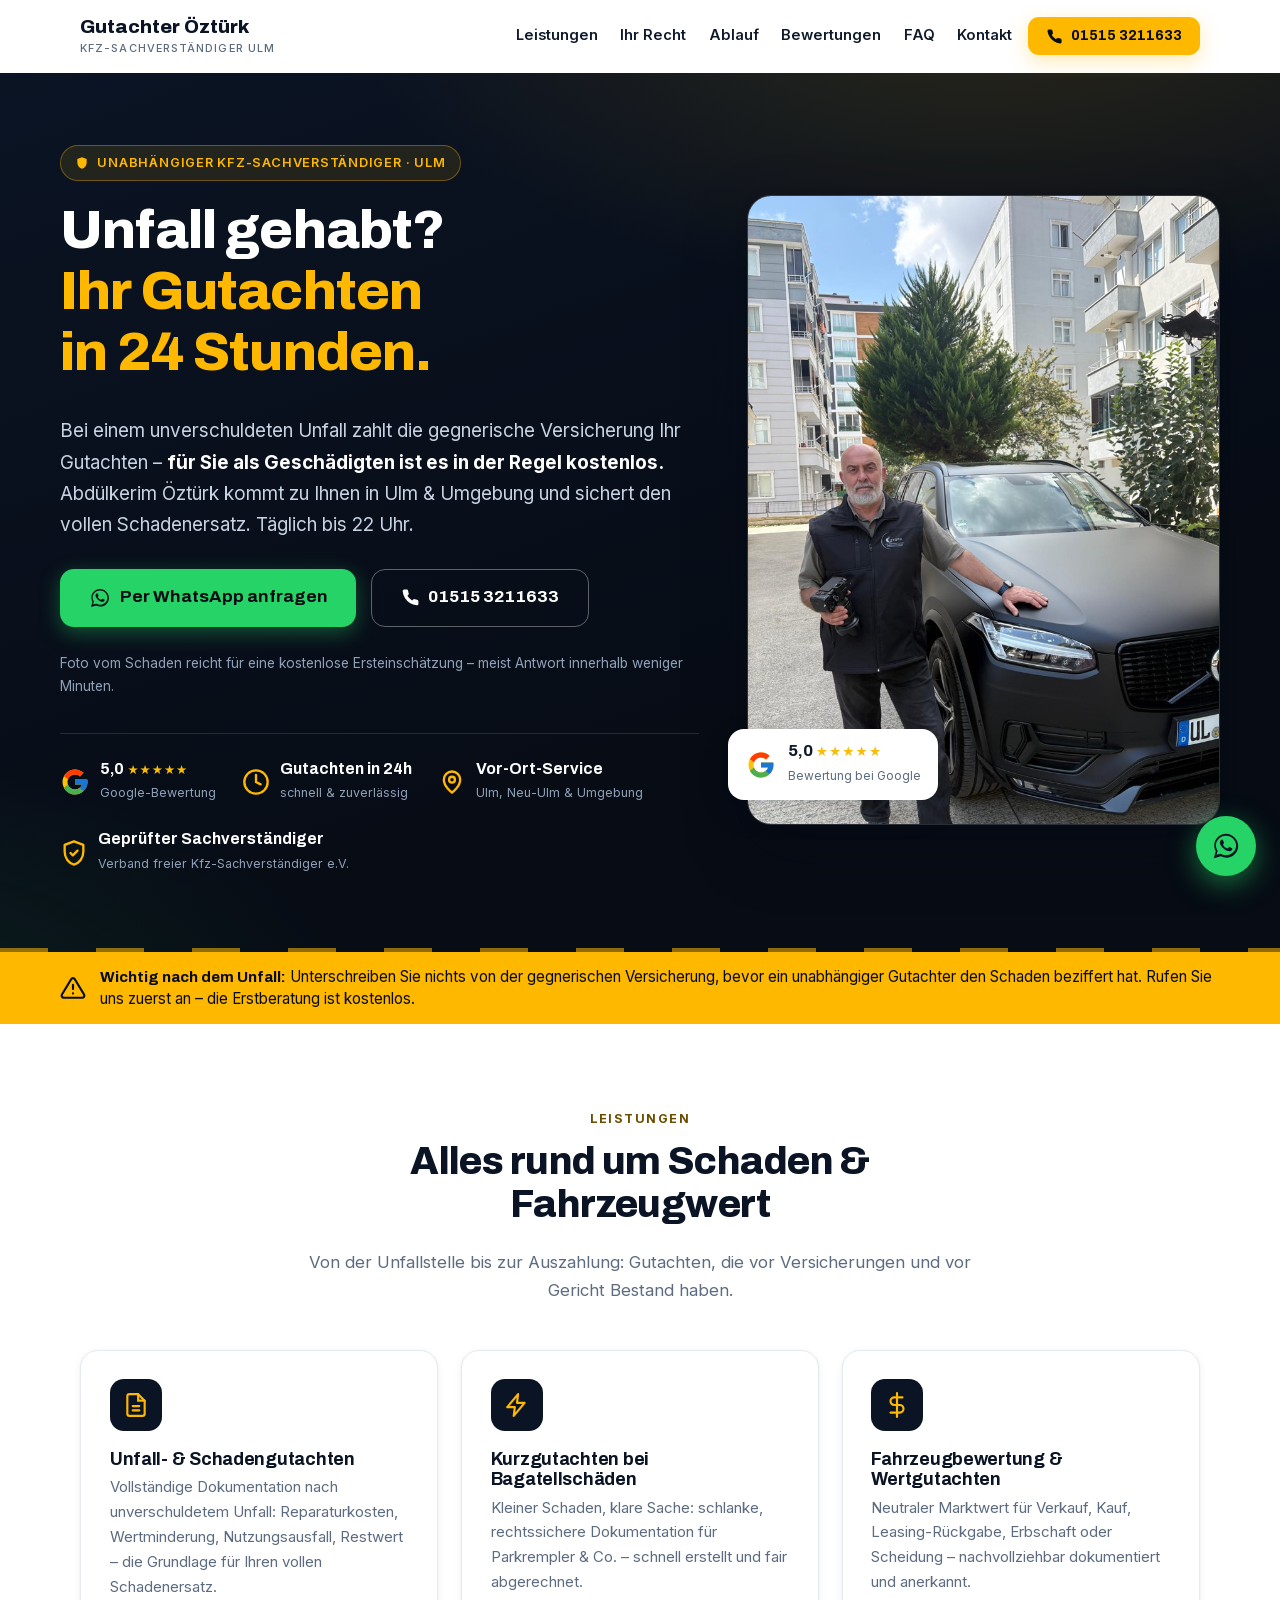
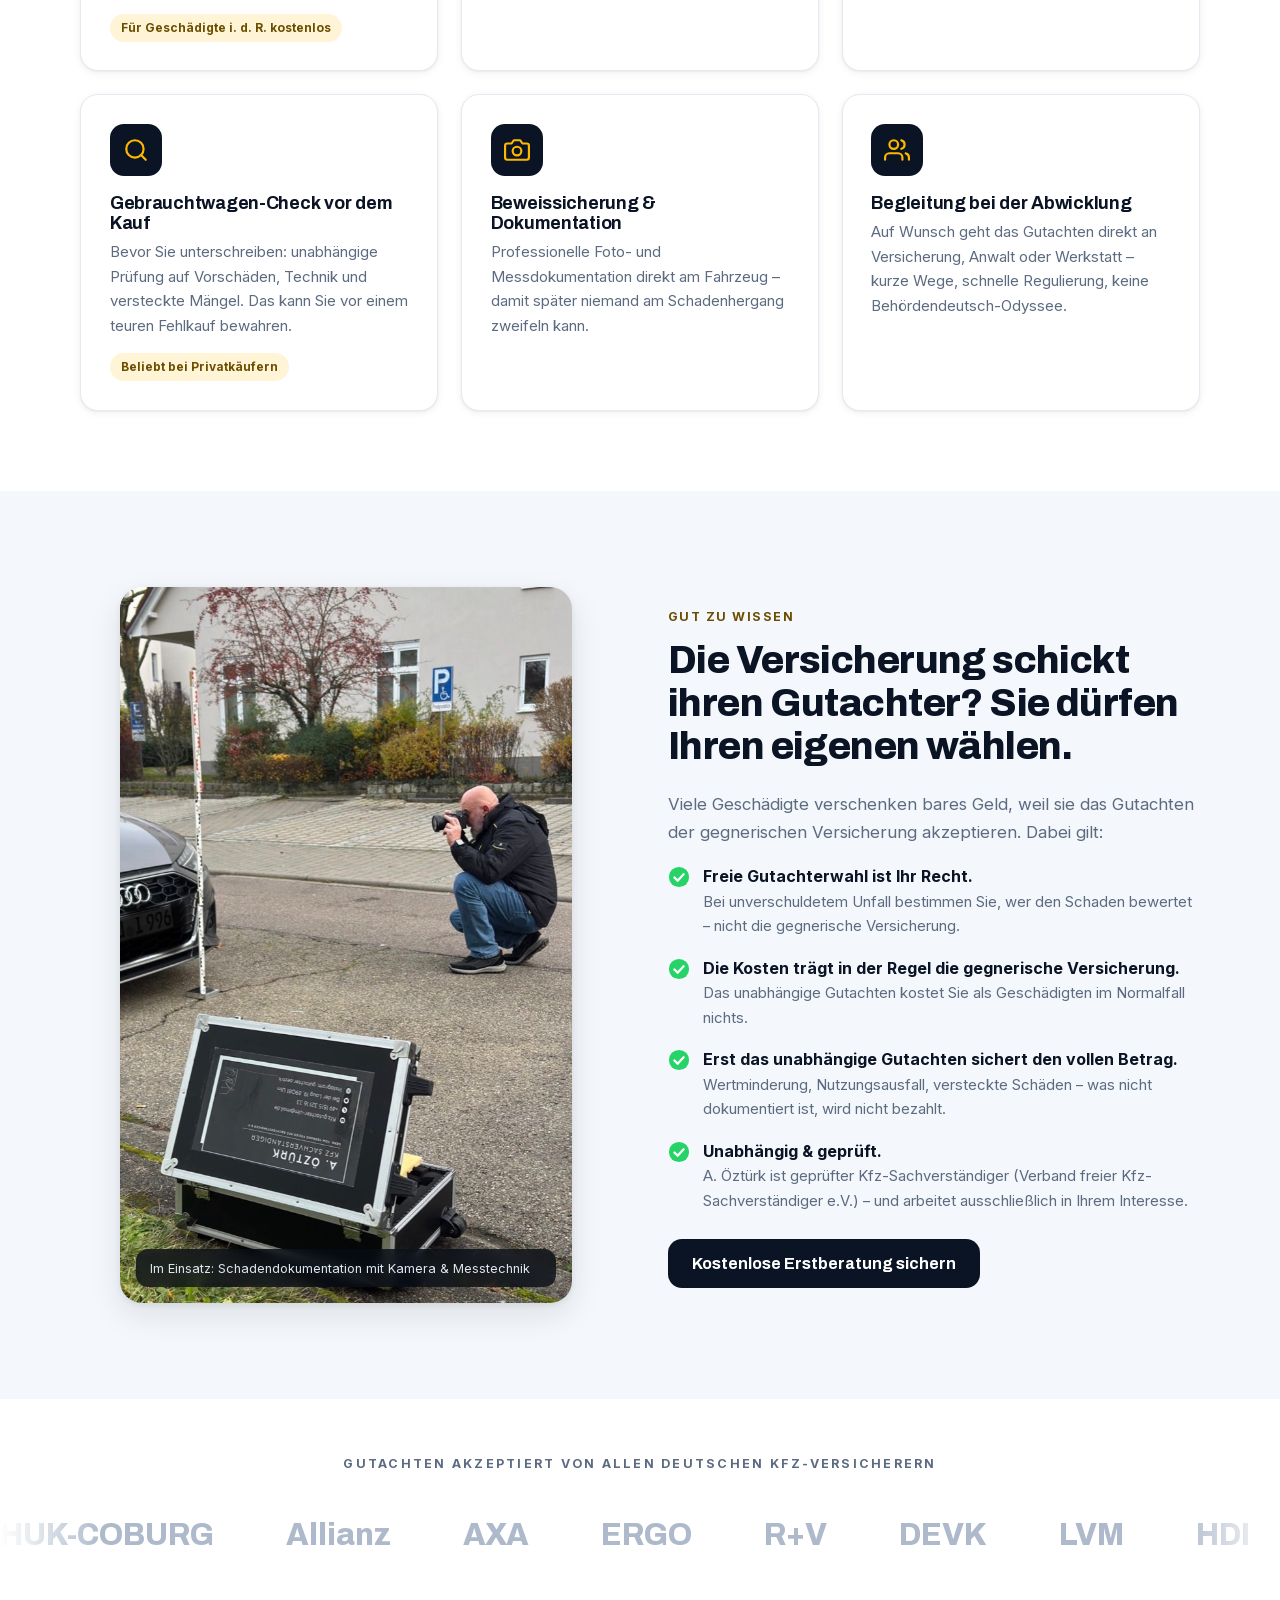
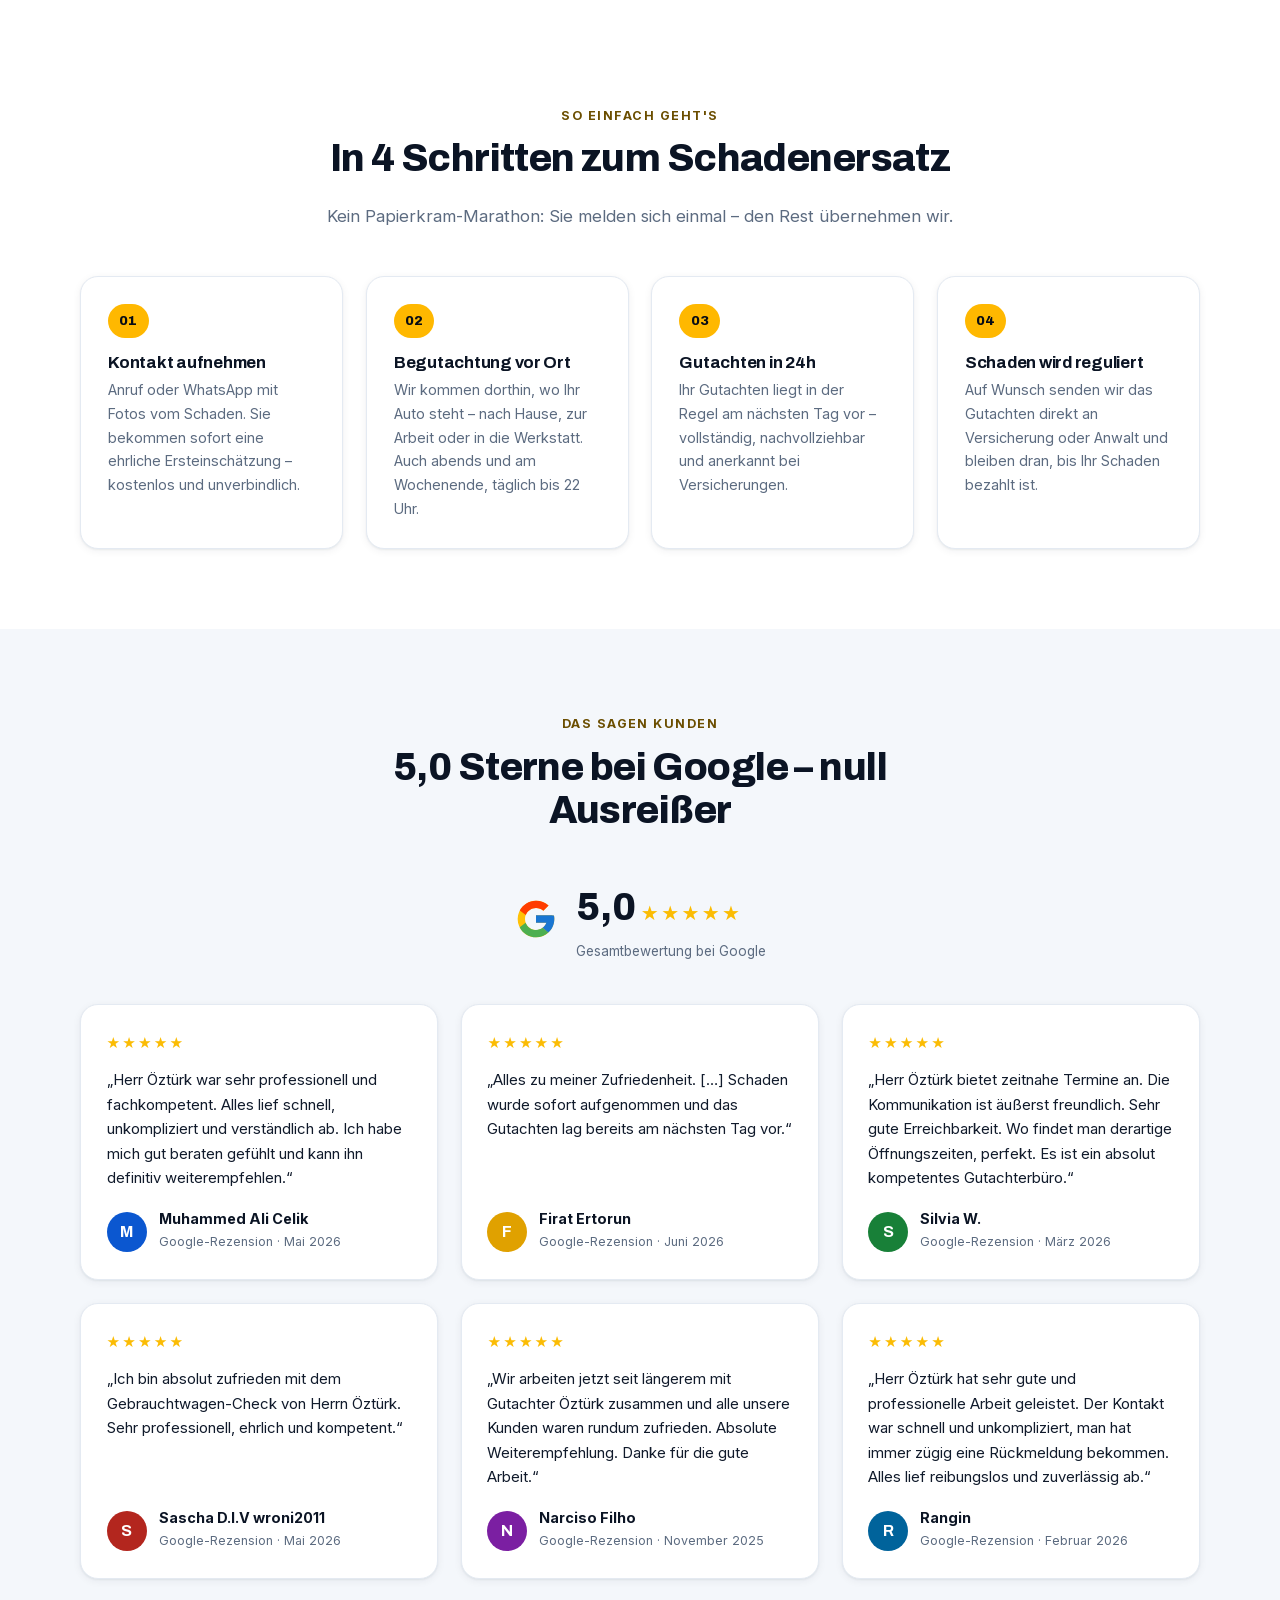
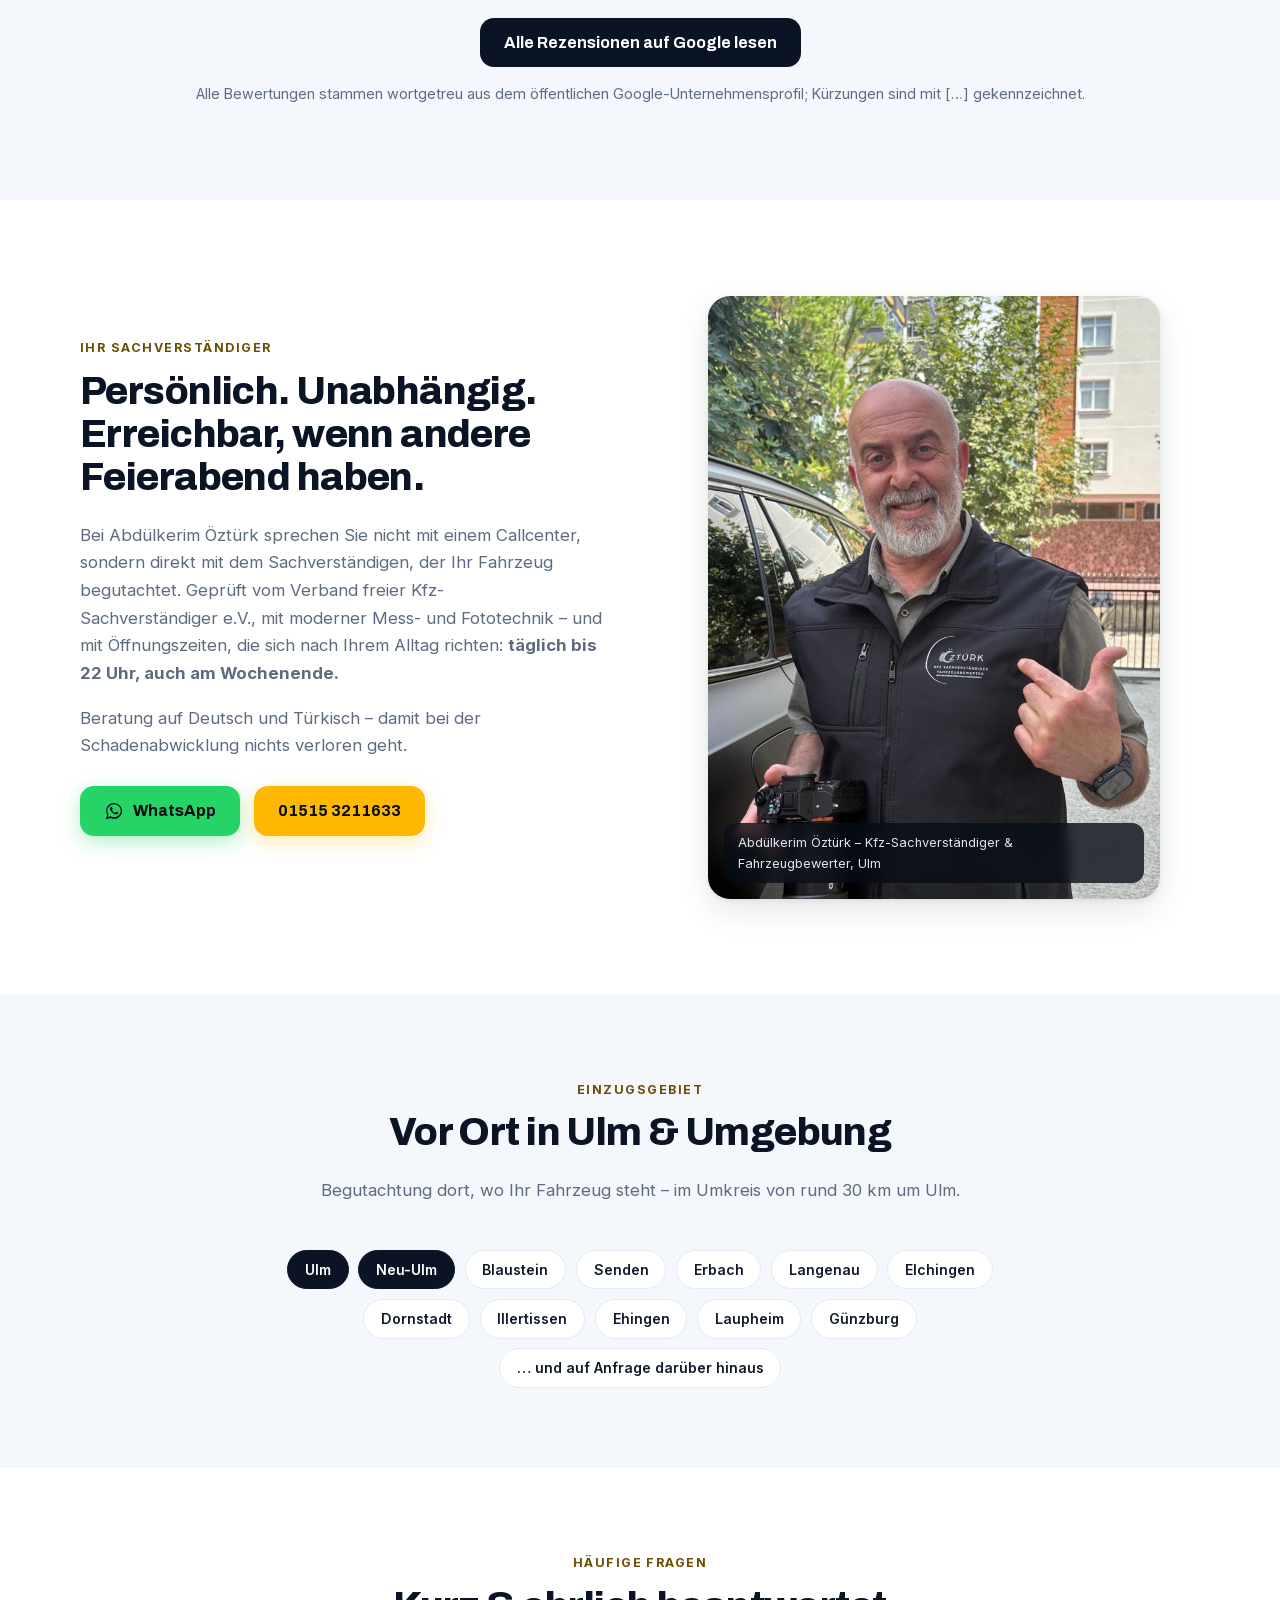
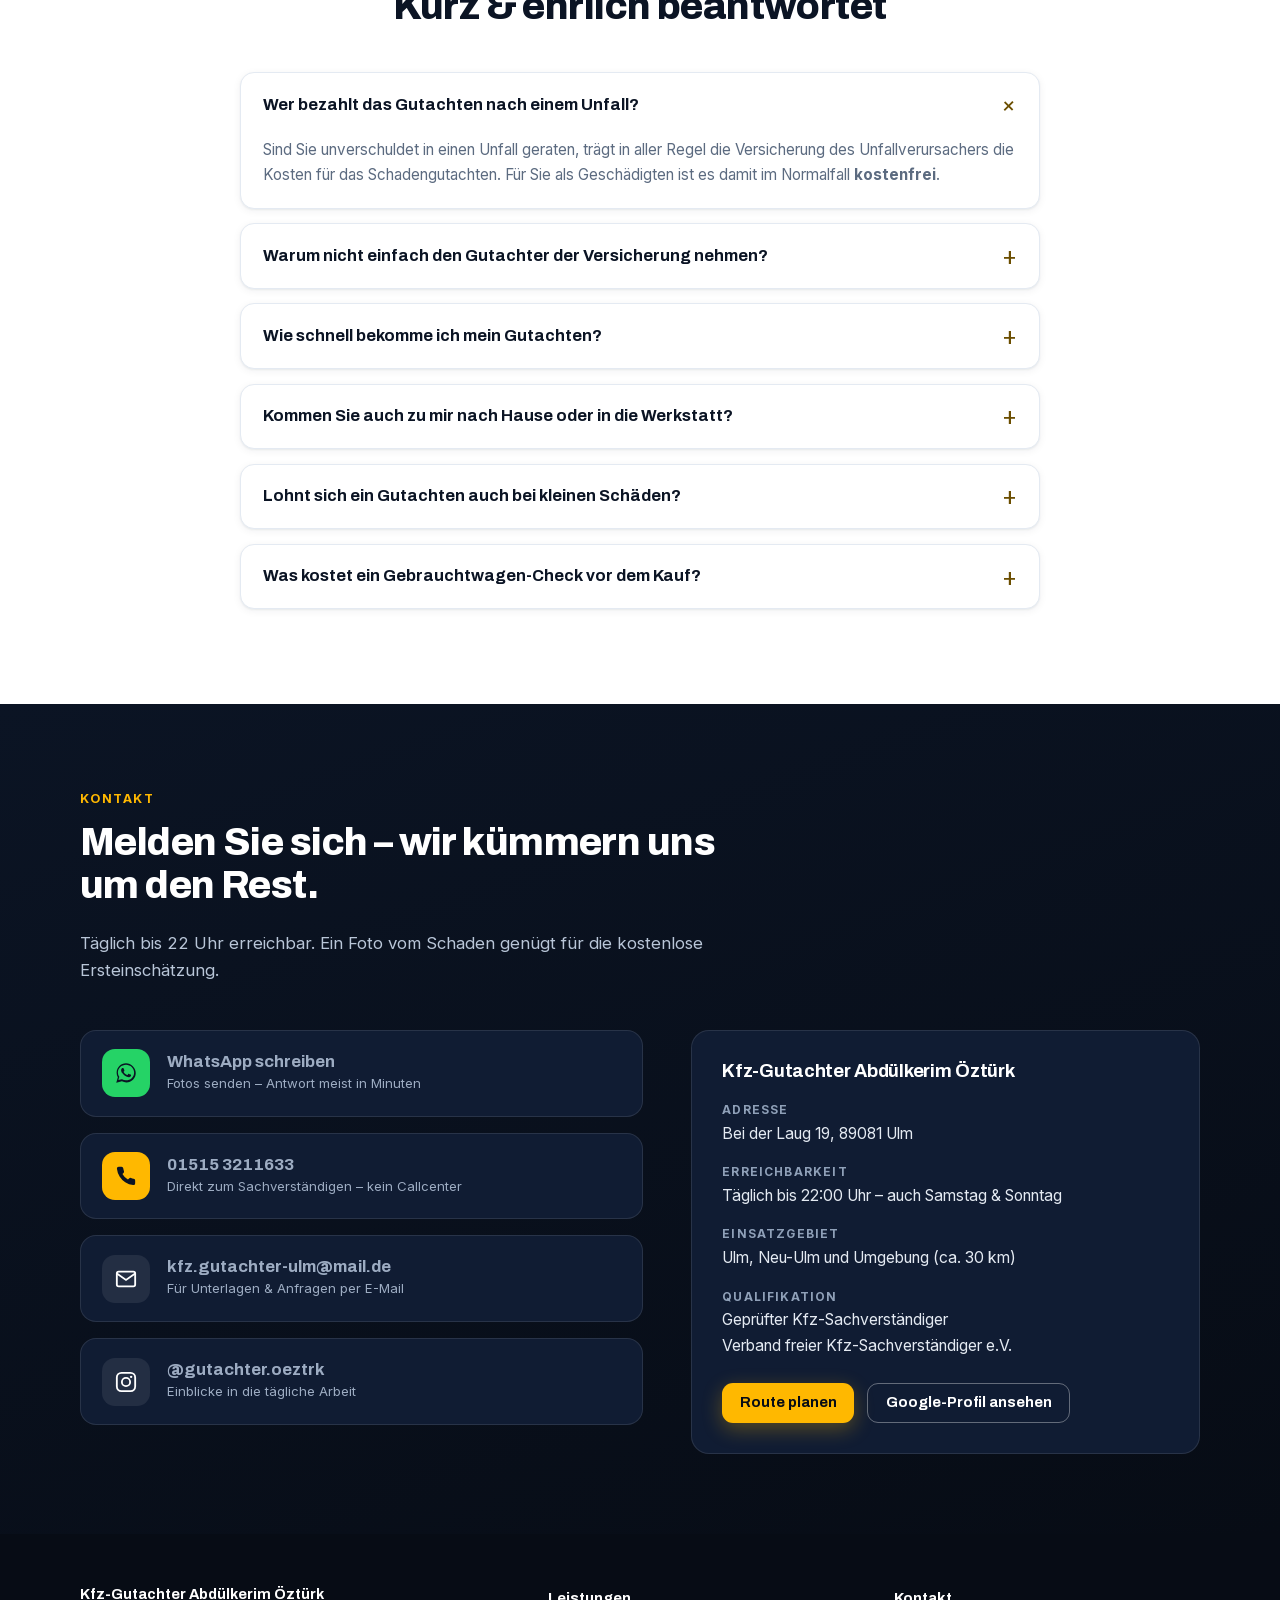
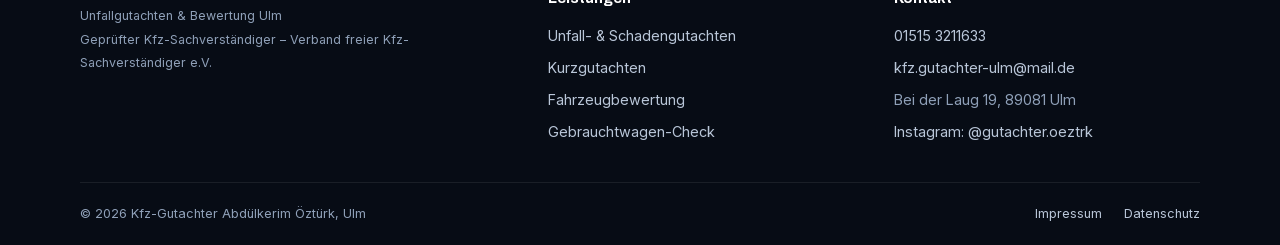
<file: index.html>
<!DOCTYPE html>
<html lang="de">
<head>
<meta charset="UTF-8">
<meta name="viewport" content="width=device-width, initial-scale=1.0">
<title>Kfz-Gutachter Ulm – A. Öztürk | Unfallgutachten in 24h, 5,0 ★ bei Google</title>
<meta name="description" content="Unabhängiger Kfz-Gutachter in Ulm: Unfallgutachten in 24h, Fahrzeugbewertung & Gebrauchtwagen-Check. Bei unverschuldetem Unfall zahlt die gegnerische Versicherung. 5,0 ★ bei Google. ☎ 01515 3211633">
<link rel="canonical" href="https://www.kfz-gutachter-oeztuerk-ulm.de/">
<!-- ============================================================
     VOR GO-LIVE MIT HERRN ÖZTÜRK KLÄREN (zentrale Checkliste):
     1. VORNAME: ERLEDIGT 30.07. – sichtbarer Text + Impressum auf "Abdülkerim Öztürk" umgestellt;
        Title/Meta/Schema bewusst beim GBP-Namen "Kfz-Gutachter A. Öztürk" (NAP-Konsistenz).
        Noch offen aus Zertifikat: "über 30 Jahre Erfahrung, gelernter Kfz-Mechaniker" – bei Bestätigung in Über-Sektion
     2. DOMAIN: Platzhalter kfz-gutachter-oeztuerk-ulm.de – echte Domain festlegen, dann canonical,
        og:url, Schema-URLs, robots.txt & sitemap.xml umstellen und noindex entfernen
     3. ÖFFNUNGSZEITEN: GBP zeigt "Schließt um 22:00", Öffnungszeit unbekannt. Aktuell Text "täglich bis 22 Uhr",
        Schema Mo–So 08–22 als PLATZHALTER – exakt klären und GBP synchron halten (NAP-Konsistenz)
     4. SPRACHEN: "Beratung auf Deutsch und Türkisch" ist eine Annahme – bestätigen lassen (Über-Sektion + FAQ)
     5. EINZUGSGEBIET: Ulm/Neu-Ulm + ~30 km Umkreis ist eine Annahme – Radius & Orte bestätigen
     6. "GUTACHTEN IN 24H": stammt aus echter Rezension (F. Ertorun: "lag bereits am nächsten Tag vor") –
        als Regelversprechen bestätigen lassen, sonst abschwächen ("in der Regel innerhalb von 24–48h")
     7. VERBAND: "Gepr. vom Verband freier Kfz-Sachverständiger e.V." vom Equipment-Koffer übernommen –
        Mitgliedsnachweis/Logo-Freigabe einholen
     8. E-MAIL: kfz.gutachter-ulm@mail.de vom Equipment-Koffer abgelesen – bestätigen
     9. INSTAGRAM: Handle "gutachter.oeztrk" vom Koffer abgelesen – Link prüfen
     10. PREISE: Gebrauchtwagen-Check & Wertgutachten aktuell "auf Anfrage" – ggf. Festpreise eintragen
     11. IMPRESSUM/DATENSCHUTZ: Platzhalter vervollständigen (voller Name, USt-IdNr., Hoster)
     12. OG-IMAGE: og-image.jpg (1200x630) erstellen und unten einkommentieren
     13. FOTOS: alle Bilder stammen aus seinem Google-Unternehmensprofil – Freigabe einholen
     14. LOGO: ERLEDIGT 30.07. – Original-Logo (Reifen-Ö-Signet + Schriftzug) als SVG nachgebaut,
         da nur WhatsApp-JPEGs vorlagen (Vorlagen: 02 Kunden/04 Übersicht/Abdülkerim Öztürk/Logos jpeg).
         Dateien: logo-mark.svg (Signet, Header), logo-oeztuerk.svg / -light.svg (Lockup), favicon.svg.
         Schrift: Archivo als Pfade vektorisiert. Freigabe des Nachbaus von Herrn Öztürk einholen
     ============================================================ -->
<!-- Vorschau-Deployment: noindex, damit die Vorschau nicht indexiert wird.
     Vor Go-Live auf der echten Domain auf "index, follow" umstellen! -->
<meta name="robots" content="noindex, nofollow">

<!-- Open Graph -->
<meta property="og:type" content="website">
<meta property="og:locale" content="de_DE">
<meta property="og:site_name" content="Kfz-Gutachter A. Öztürk – Ulm">
<meta property="og:title" content="Kfz-Gutachter Ulm – Unfallgutachten in 24h | A. Öztürk">
<meta property="og:description" content="Unabhängiger Kfz-Sachverständiger in Ulm: Unfallgutachten, Fahrzeugbewertung, Gebrauchtwagen-Check. 5,0 ★ bei Google. Täglich bis 22 Uhr erreichbar.">
<meta property="og:url" content="https://www.kfz-gutachter-oeztuerk-ulm.de/">
<!-- TODO vor Go-Live: og-image.jpg (1200x630) erstellen und einkommentieren:
<meta property="og:image" content="https://www.kfz-gutachter-oeztuerk-ulm.de/assets/og-image.jpg">
<meta name="twitter:card" content="summary_large_image">
-->

<link rel="icon" type="image/png" href="assets/favicon.png">
<!-- Aktiviert die Scroll-Einblendungen nur bei laufendem JavaScript (sonst bleibt alles sichtbar) -->
<script>document.documentElement.classList.add('js')</script>
<link rel="preload" href="assets/fonts/archivo-var.woff2" as="font" type="font/woff2" crossorigin>
<link rel="preload" href="assets/fonts/inter-var.woff2" as="font" type="font/woff2" crossorigin>
<!-- Fonts lokal eingebunden (DSGVO-sicher, kein Google-CDN) – siehe @font-face in styles.css -->
<link rel="stylesheet" href="assets/styles.css">

<!-- Schema.org: LocalBusiness. Bewusst OHNE aggregateRating – Google ignoriert
     selbst eingebundene Bewertungen der eigenen Entity (Self-Serving-Richtlinie seit 2019)
     und meldet sie ggf. als Verstoß in der Search Console. -->
<script type="application/ld+json">
{
  "@context": "https://schema.org",
  "@type": ["LocalBusiness", "ProfessionalService"],
  "@id": "https://www.kfz-gutachter-oeztuerk-ulm.de/#business",
  "name": "Kfz-Gutachter A. Öztürk – Unfallgutachten & Bewertung Ulm",
  "alternateName": "Kfz-Sachverständigenbüro Öztürk Ulm",
  "description": "Unabhängiger Kfz-Gutachter und Sachverständiger in Ulm: Unfallgutachten, Schadengutachten, Fahrzeugbewertung und Gebrauchtwagen-Check. Vor-Ort-Termine in Ulm, Neu-Ulm und Umgebung, täglich bis 22 Uhr erreichbar.",
  "url": "https://www.kfz-gutachter-oeztuerk-ulm.de/",
  "image": "https://www.kfz-gutachter-oeztuerk-ulm.de/assets/portrait-web.jpg",
  "telephone": "+4915153211633",
  "email": "kfz.gutachter-ulm@mail.de",
  "priceRange": "€€",
  "address": {
    "@type": "PostalAddress",
    "streetAddress": "Bei der Laug 19",
    "postalCode": "89081",
    "addressLocality": "Ulm",
    "addressRegion": "Baden-Württemberg",
    "addressCountry": "DE"
  },
  "geo": {"@type": "GeoCoordinates", "latitude": 48.3720856, "longitude": 9.9413916},
  "hasMap": "https://maps.google.com/?cid=3545237198348909741",
  "sameAs": ["https://www.instagram.com/gutachter.oeztrk/"],
  "openingHoursSpecification": {
    "@type": "OpeningHoursSpecification",
    "dayOfWeek": ["Monday","Tuesday","Wednesday","Thursday","Friday","Saturday","Sunday"],
    "opens": "08:00",
    "closes": "22:00"
  },
  "areaServed": [
    {"@type":"City","name":"Ulm"},
    {"@type":"City","name":"Neu-Ulm"},
    {"@type":"City","name":"Blaustein"},
    {"@type":"City","name":"Senden"},
    {"@type":"City","name":"Erbach"},
    {"@type":"City","name":"Langenau"},
    {"@type":"City","name":"Elchingen"},
    {"@type":"City","name":"Dornstadt"},
    {"@type":"City","name":"Illertissen"},
    {"@type":"City","name":"Ehingen"},
    {"@type":"City","name":"Laupheim"},
    {"@type":"City","name":"Günzburg"}
  ],
  "hasOfferCatalog": {
    "@type": "OfferCatalog",
    "name": "Leistungen",
    "itemListElement": [
      {"@type":"Offer","itemOffered":{"@type":"Service","name":"Unfallgutachten / Schadengutachten"}},
      {"@type":"Offer","itemOffered":{"@type":"Service","name":"Kurzgutachten bei Bagatellschäden"}},
      {"@type":"Offer","itemOffered":{"@type":"Service","name":"Fahrzeugbewertung / Wertgutachten"}},
      {"@type":"Offer","itemOffered":{"@type":"Service","name":"Gebrauchtwagen-Check vor dem Kauf"}},
      {"@type":"Offer","itemOffered":{"@type":"Service","name":"Beweissicherung & Schadendokumentation"}},
      {"@type":"Offer","itemOffered":{"@type":"Service","name":"Unterstützung bei der Schadenabwicklung"}}
    ]
  }
}
</script>
<script type="application/ld+json">
{
  "@context": "https://schema.org",
  "@type": "FAQPage",
  "mainEntity": [
    {"@type":"Question","name":"Wer bezahlt das Gutachten nach einem Unfall?","acceptedAnswer":{"@type":"Answer","text":"Sind Sie unverschuldet in einen Unfall geraten, trägt in aller Regel die Versicherung des Unfallverursachers die Kosten für das Schadengutachten. Für Sie als Geschädigten ist es damit im Normalfall kostenfrei."}},
    {"@type":"Question","name":"Warum nicht einfach den Gutachter der Versicherung nehmen?","acceptedAnswer":{"@type":"Answer","text":"Der Gutachter der gegnerischen Versicherung arbeitet im Auftrag der Gegenseite. Als Geschädigter haben Sie das Recht auf einen eigenen, unabhängigen Sachverständigen – der auch Wertminderung, Nutzungsausfall und versteckte Schäden vollständig dokumentiert. Was nicht im Gutachten steht, wird nicht bezahlt."}},
    {"@type":"Question","name":"Wie schnell bekomme ich mein Gutachten?","acceptedAnswer":{"@type":"Answer","text":"Die Begutachtung erfolgt zeitnah vor Ort – oft noch am selben Tag. Das fertige Gutachten liegt in der Regel innerhalb von 24 Stunden vor."}},
    {"@type":"Question","name":"Kommen Sie auch zu mir nach Hause oder in die Werkstatt?","acceptedAnswer":{"@type":"Answer","text":"Ja. Die Begutachtung findet dort statt, wo Ihr Fahrzeug steht – zu Hause, am Arbeitsplatz oder in der Werkstatt. Erreichbar sind wir täglich bis 22 Uhr, auch am Wochenende."}},
    {"@type":"Question","name":"Lohnt sich ein Gutachten auch bei kleinen Schäden?","acceptedAnswer":{"@type":"Answer","text":"Bei kleineren Schäden erstellen wir ein Kurzgutachten, das den Schaden rechtssicher dokumentiert. Ob sich ein vollständiges Gutachten lohnt, klären wir kostenlos vorab – schicken Sie einfach Fotos per WhatsApp."}},
    {"@type":"Question","name":"Was kostet ein Gebrauchtwagen-Check vor dem Kauf?","acceptedAnswer":{"@type":"Answer","text":"Der Preis richtet sich nach Fahrzeug und Prüfumfang. Rufen Sie kurz an oder schreiben Sie per WhatsApp – Sie erhalten sofort ein faires Festpreis-Angebot."}}
  ]
}
</script>
</head>
<body>
<a href="#inhalt" class="skip-link">Zum Inhalt springen</a>

<!-- ===================== Header ===================== -->
<header class="header" id="top">
  <div class="wrap header__in">
    <a class="brand" href="#top" aria-label="Zur Startseite">
      <span>
        <span class="brand__name">Gutachter Öztürk</span>
        <span class="brand__sub">Kfz-Sachverständiger Ulm</span>
      </span>
    </a>
    <nav class="nav" id="hauptnav" aria-label="Hauptnavigation">
      <a href="#leistungen">Leistungen</a>
      <a href="#recht">Ihr Recht</a>
      <a href="#ablauf">Ablauf</a>
      <a href="#bewertungen">Bewertungen</a>
      <a href="#faq">FAQ</a>
      <a href="#kontakt">Kontakt</a>
    </nav>
    <div class="header__cta">
      <a class="btn btn--phone btn--sm" href="tel:+4915153211633">
        <svg width="17" height="17" viewBox="0 0 24 24" fill="none" aria-hidden="true"><path d="M22 16.92v3a2 2 0 0 1-2.18 2 19.79 19.79 0 0 1-8.63-3.07 19.5 19.5 0 0 1-6-6A19.79 19.79 0 0 1 2.08 4.18 2 2 0 0 1 4.06 2h3a2 2 0 0 1 2 1.72c.13.96.36 1.9.68 2.81a2 2 0 0 1-.45 2.11L8.09 9.91a16 16 0 0 0 6 6l1.27-1.27a2 2 0 0 1 2.11-.45c.91.32 1.85.55 2.81.68A2 2 0 0 1 22 16.92z" fill="currentColor"/></svg>
        01515 3211633
      </a>
      <button class="nav-toggle" aria-expanded="false" aria-controls="hauptnav" aria-label="Menü öffnen">
        <span></span><span></span><span></span>
      </button>
    </div>
  </div>
</header>

<main id="inhalt">

<!-- ===================== Hero ===================== -->
<section class="hero">
  <div class="wrap hero__in">
    <div>
      <p class="hero__eyebrow">
        <svg width="14" height="14" viewBox="0 0 24 24" fill="none" aria-hidden="true"><path d="M12 2 4 5v6c0 5.25 3.4 9.74 8 11 4.6-1.26 8-5.75 8-11V5l-8-3z" fill="currentColor"/></svg>
        Unabhängiger Kfz-Sachverständiger · Ulm
      </p>
      <h1>Unfall gehabt?<br><em>Ihr Gutachten<br>in 24&nbsp;Stunden.</em></h1>
      <p class="hero__lead">
        Bei einem unverschuldeten Unfall zahlt die gegnerische Versicherung Ihr Gutachten –
        <strong>für Sie als Geschädigten ist es <span class="nowrap">in der Regel kostenlos.</span></strong>
        Abdülkerim&nbsp;Öztürk kommt zu Ihnen in Ulm &amp; Umgebung und sichert den vollen Schadenersatz. Täglich <span class="nowrap">bis 22&nbsp;Uhr.</span>
      </p>
      <div class="hero__ctas">
        <a class="btn btn--wa btn--lg" href="https://wa.me/4915153211633?text=Hallo%20Herr%20%C3%96zt%C3%BCrk%2C%20ich%20brauche%20ein%20Kfz-Gutachten.%20K%C3%B6nnen%20Sie%20mir%20helfen%3F" target="_blank" rel="noopener">
          <svg width="22" height="22" viewBox="0 0 32 32" fill="none" aria-hidden="true"><path d="M16 3C9.1 3 3.5 8.6 3.5 15.5c0 2.2.6 4.3 1.6 6.2L3 29l7.5-2c1.8 1 3.9 1.5 6 1.5 6.9 0 12.5-5.6 12.5-12.5S22.9 3 16 3zm0 22.8c-1.9 0-3.7-.5-5.3-1.4l-.4-.2-4.4 1.2 1.2-4.3-.3-.4a10.2 10.2 0 0 1-1.6-5.2C5.2 9.8 10 5 16 5s10.8 4.8 10.8 10.5S22 25.8 16 25.8zm5.9-7.7c-.3-.2-1.9-1-2.2-1.1-.3-.1-.5-.2-.7.2-.2.3-.8 1.1-1 1.3-.2.2-.4.2-.7.1-.3-.2-1.4-.5-2.6-1.6-1-.9-1.6-1.9-1.8-2.2-.2-.3 0-.5.1-.7l.5-.6c.2-.2.2-.3.3-.6.1-.2 0-.4 0-.6l-1-2.4c-.3-.6-.5-.5-.7-.5h-.6c-.2 0-.6.1-.9.4-.3.3-1.1 1.1-1.1 2.7s1.2 3.1 1.3 3.3c.2.2 2.3 3.5 5.5 4.9.8.3 1.4.5 1.9.7.8.2 1.5.2 2.1.1.6-.1 1.9-.8 2.2-1.5.3-.7.3-1.4.2-1.5-.1-.2-.3-.3-.6-.4z" fill="currentColor"/></svg>
          Per WhatsApp anfragen
        </a>
        <a class="btn btn--ghost btn--lg" href="tel:+4915153211633">
          <svg width="19" height="19" viewBox="0 0 24 24" fill="none" aria-hidden="true"><path d="M22 16.92v3a2 2 0 0 1-2.18 2 19.79 19.79 0 0 1-8.63-3.07 19.5 19.5 0 0 1-6-6A19.79 19.79 0 0 1 2.08 4.18 2 2 0 0 1 4.06 2h3a2 2 0 0 1 2 1.72c.13.96.36 1.9.68 2.81a2 2 0 0 1-.45 2.11L8.09 9.91a16 16 0 0 0 6 6l1.27-1.27a2 2 0 0 1 2.11-.45c.91.32 1.85.55 2.81.68A2 2 0 0 1 22 16.92z" fill="currentColor"/></svg>
          01515 3211633
        </a>
      </div>
      <p class="hero__note">Foto vom Schaden reicht für eine kostenlose Ersteinschätzung – meist Antwort innerhalb weniger Minuten.</p>
      <div class="hero__trust">
        <div class="trust-item">
          <svg width="30" height="30" viewBox="0 0 48 48" aria-hidden="true"><path fill="#FFC107" d="M43.6 20.1H42V20H24v8h11.3C33.7 32.7 29.2 36 24 36c-6.6 0-12-5.4-12-12s5.4-12 12-12c3.1 0 5.9 1.2 8 3l5.7-5.7C34.1 6.1 29.3 4 24 4 13 4 4 13 4 24s9 20 20 20 20-9 20-20c0-1.3-.1-2.6-.4-3.9z"/><path fill="#FF3D00" d="m6.3 14.7 6.6 4.8C14.7 15.1 19 12 24 12c3.1 0 5.9 1.2 8 3l5.7-5.7C34.1 6.1 29.3 4 24 4 16.3 4 9.7 8.3 6.3 14.7z"/><path fill="#4CAF50" d="M24 44c5.2 0 9.9-2 13.4-5.2l-6.2-5.2C29.2 35.1 26.7 36 24 36c-5.2 0-9.6-3.3-11.3-8l-6.5 5C9.5 39.6 16.2 44 24 44z"/><path fill="#1976D2" d="M43.6 20.1H42V20H24v8h11.3c-.8 2.2-2.2 4.2-4.1 5.6l6.2 5.2C41.4 35.4 44 30.1 44 24c0-1.3-.1-2.6-.4-3.9z"/></svg>
          <div><b>5,0 <span class="stars" aria-hidden="true">★★★★★</span><span class="sr-only">von 5 Sternen</span></b><span>Google-Bewertung</span></div>
        </div>
        <div class="trust-item">
          <svg width="28" height="28" viewBox="0 0 24 24" fill="none" aria-hidden="true"><circle cx="12" cy="12" r="10" stroke="#FFB800" stroke-width="2"/><path d="M12 6v6l4 2" stroke="#FFB800" stroke-width="2" stroke-linecap="round"/></svg>
          <div><b>Gutachten in 24h</b><span>schnell &amp; zuverlässig</span></div>
        </div>
        <div class="trust-item">
          <svg width="28" height="28" viewBox="0 0 24 24" fill="none" aria-hidden="true"><path d="M12 21s-7-5.1-7-11a7 7 0 1 1 14 0c0 5.9-7 11-7 11z" stroke="#FFB800" stroke-width="2"/><circle cx="12" cy="10" r="2.5" stroke="#FFB800" stroke-width="2"/></svg>
          <div><b>Vor-Ort-Service</b><span>Ulm, Neu-Ulm &amp; Umgebung</span></div>
        </div>
        <div class="trust-item">
          <svg width="28" height="28" viewBox="0 0 24 24" fill="none" aria-hidden="true"><path d="M12 2 4 5v6c0 5.25 3.4 9.74 8 11 4.6-1.26 8-5.75 8-11V5l-8-3z" stroke="#FFB800" stroke-width="2" stroke-linejoin="round"/><path d="m9 12 2 2 4-4" stroke="#FFB800" stroke-width="2" stroke-linecap="round" stroke-linejoin="round"/></svg>
          <div><b>Geprüfter Sachverständiger</b><span>Verband freier Kfz-Sachverständiger e.V.</span></div>
        </div>
      </div>
    </div>
    <div class="hero__media">
      <img class="hero__photo" src="assets/portrait-web.jpg" alt="Kfz-Gutachter Abdülkerim Öztürk mit Kamera neben einem Fahrzeug in Ulm" width="750" height="1000" fetchpriority="high">
      <div class="hero__badge">
        <svg class="g" viewBox="0 0 48 48" aria-hidden="true"><path fill="#FFC107" d="M43.6 20.1H42V20H24v8h11.3C33.7 32.7 29.2 36 24 36c-6.6 0-12-5.4-12-12s5.4-12 12-12c3.1 0 5.9 1.2 8 3l5.7-5.7C34.1 6.1 29.3 4 24 4 13 4 4 13 4 24s9 20 20 20 20-9 20-20c0-1.3-.1-2.6-.4-3.9z"/><path fill="#FF3D00" d="m6.3 14.7 6.6 4.8C14.7 15.1 19 12 24 12c3.1 0 5.9 1.2 8 3l5.7-5.7C34.1 6.1 29.3 4 24 4 16.3 4 9.7 8.3 6.3 14.7z"/><path fill="#4CAF50" d="M24 44c5.2 0 9.9-2 13.4-5.2l-6.2-5.2C29.2 35.1 26.7 36 24 36c-5.2 0-9.6-3.3-11.3-8l-6.5 5C9.5 39.6 16.2 44 24 44z"/><path fill="#1976D2" d="M43.6 20.1H42V20H24v8h11.3c-.8 2.2-2.2 4.2-4.1 5.6l6.2 5.2C41.4 35.4 44 30.1 44 24c0-1.3-.1-2.6-.4-3.9z"/></svg>
        <div>
          <b>5,0 <span class="stars" aria-hidden="true">★★★★★</span><span class="sr-only">von 5 Sternen</span></b>
          <span>Bewertung bei Google</span>
        </div>
      </div>
    </div>
  </div>
</section>

<!-- ===================== Notfall-Hinweis ===================== -->
<div class="alert" role="note">
  <div class="wrap alert__in">
    <svg width="26" height="26" viewBox="0 0 24 24" fill="none" aria-hidden="true"><path d="M12 9v4m0 4h.01M10.3 3.9 1.8 18a2 2 0 0 0 1.7 3h17a2 2 0 0 0 1.7-3L13.7 3.9a2 2 0 0 0-3.4 0z" stroke="currentColor" stroke-width="2" stroke-linecap="round" stroke-linejoin="round"/></svg>
    <p><strong>Wichtig nach dem Unfall:</strong> Unterschreiben Sie nichts von der gegnerischen Versicherung, bevor ein unabhängiger Gutachter den Schaden beziffert hat. Rufen Sie uns zuerst an – die Erstberatung ist kostenlos.</p>
  </div>
</div>

<!-- ===================== Leistungen ===================== -->
<section class="section" id="leistungen">
  <div class="wrap">
    <div class="section__head section__head--center reveal">
      <span class="eyebrow">Leistungen</span>
      <h2>Alles rund um Schaden &amp; Fahrzeugwert</h2>
      <p class="section__sub">Von der Unfallstelle bis zur Auszahlung: Gutachten, die vor Versicherungen und vor Gericht Bestand haben.</p>
    </div>
    <div class="grid-3">
      <article class="card reveal">
        <div class="card__icon"><svg width="26" height="26" viewBox="0 0 24 24" fill="none" aria-hidden="true"><path d="M14 2H6a2 2 0 0 0-2 2v16a2 2 0 0 0 2 2h12a2 2 0 0 0 2-2V8l-6-6z" stroke="#FFB800" stroke-width="2" stroke-linejoin="round"/><path d="M14 2v6h6M9 13h6M9 17h6" stroke="#FFB800" stroke-width="2" stroke-linecap="round"/></svg></div>
        <h3>Unfall- &amp; Schadengutachten</h3>
        <p>Vollständige Dokumentation nach unverschuldetem Unfall: Reparaturkosten, Wertminderung, Nutzungsausfall, Restwert – die Grundlage für Ihren vollen Schadenersatz.</p>
        <span class="card__tag">Für Geschädigte i. d. R. kostenlos</span>
      </article>
      <article class="card reveal">
        <div class="card__icon"><svg width="26" height="26" viewBox="0 0 24 24" fill="none" aria-hidden="true"><path d="M13 2 3 14h7l-1 8 10-12h-7l1-8z" stroke="#FFB800" stroke-width="2" stroke-linejoin="round"/></svg></div>
        <h3>Kurzgutachten bei Bagatellschäden</h3>
        <p>Kleiner Schaden, klare Sache: schlanke, rechtssichere Dokumentation für Parkrempler &amp; Co. – schnell erstellt und fair abgerechnet.</p>
      </article>
      <article class="card reveal">
        <div class="card__icon"><svg width="26" height="26" viewBox="0 0 24 24" fill="none" aria-hidden="true"><path d="M12 1v22M17 5H9.5a3.5 3.5 0 0 0 0 7h5a3.5 3.5 0 0 1 0 7H6" stroke="#FFB800" stroke-width="2" stroke-linecap="round"/></svg></div>
        <h3>Fahrzeugbewertung &amp; Wertgutachten</h3>
        <p>Neutraler Marktwert für Verkauf, Kauf, Leasing-Rückgabe, Erbschaft oder Scheidung – nachvollziehbar dokumentiert und anerkannt.</p>
      </article>
      <article class="card reveal">
        <div class="card__icon"><svg width="26" height="26" viewBox="0 0 24 24" fill="none" aria-hidden="true"><circle cx="11" cy="11" r="8" stroke="#FFB800" stroke-width="2"/><path d="m21 21-4.35-4.35" stroke="#FFB800" stroke-width="2" stroke-linecap="round"/></svg></div>
        <h3>Gebrauchtwagen-Check vor dem Kauf</h3>
        <p>Bevor Sie unterschreiben: unabhängige Prüfung auf Vorschäden, Technik und versteckte Mängel. Das kann Sie vor einem teuren Fehlkauf bewahren.</p>
        <span class="card__tag">Beliebt bei Privatkäufern</span>
      </article>
      <article class="card reveal">
        <div class="card__icon"><svg width="26" height="26" viewBox="0 0 24 24" fill="none" aria-hidden="true"><path d="M23 19a2 2 0 0 1-2 2H3a2 2 0 0 1-2-2V8a2 2 0 0 1 2-2h4l2-3h6l2 3h4a2 2 0 0 1 2 2v11z" stroke="#FFB800" stroke-width="2" stroke-linejoin="round"/><circle cx="12" cy="13" r="4" stroke="#FFB800" stroke-width="2"/></svg></div>
        <h3>Beweissicherung &amp; Dokumentation</h3>
        <p>Professionelle Foto- und Messdokumentation direkt am Fahrzeug – damit später niemand am Schadenhergang zweifeln kann.</p>
      </article>
      <article class="card reveal">
        <div class="card__icon"><svg width="26" height="26" viewBox="0 0 24 24" fill="none" aria-hidden="true"><path d="M17 21v-2a4 4 0 0 0-4-4H5a4 4 0 0 0-4 4v2M23 21v-2a4 4 0 0 0-3-3.87M16 3.13a4 4 0 0 1 0 7.75" stroke="#FFB800" stroke-width="2" stroke-linecap="round"/><circle cx="9" cy="7" r="4" stroke="#FFB800" stroke-width="2"/></svg></div>
        <h3>Begleitung bei der Abwicklung</h3>
        <p>Auf Wunsch geht das Gutachten direkt an Versicherung, Anwalt oder Werkstatt – kurze Wege, schnelle Regulierung, keine Behördendeutsch-Odyssee.</p>
      </article>
    </div>
  </div>
</section>

<!-- ===================== Ihr Recht ===================== -->
<section class="section section--soft" id="recht">
  <div class="wrap split">
    <figure class="split__media reveal">
      <img src="assets/einsatz-web.jpg" alt="Abdülkerim Öztürk dokumentiert einen Fahrzeugschaden mit Kamera und Messlatte" width="695" height="1100" loading="lazy">
      <figcaption>Im Einsatz: Schadendokumentation mit Kamera &amp; Messtechnik</figcaption>
    </figure>
    <div class="reveal">
      <span class="eyebrow">Gut zu wissen</span>
      <h2>Die Versicherung schickt ihren Gutachter? Sie dürfen Ihren eigenen wählen.</h2>
      <p class="section__sub">Viele Geschädigte verschenken bares Geld, weil sie das Gutachten der gegnerischen Versicherung akzeptieren. Dabei gilt:</p>
      <ul class="checklist">
        <li>
          <svg width="22" height="22" viewBox="0 0 24 24" fill="none" aria-hidden="true"><circle cx="12" cy="12" r="11" fill="#25D366"/><path d="m7 12.5 3.5 3.5L17 9" stroke="#fff" stroke-width="2.5" stroke-linecap="round" stroke-linejoin="round"/></svg>
          <div><b>Freie Gutachterwahl ist Ihr Recht.</b><span>Bei unverschuldetem Unfall bestimmen Sie, wer den Schaden bewertet – nicht die gegnerische Versicherung.</span></div>
        </li>
        <li>
          <svg width="22" height="22" viewBox="0 0 24 24" fill="none" aria-hidden="true"><circle cx="12" cy="12" r="11" fill="#25D366"/><path d="m7 12.5 3.5 3.5L17 9" stroke="#fff" stroke-width="2.5" stroke-linecap="round" stroke-linejoin="round"/></svg>
          <div><b>Die Kosten trägt in der Regel die gegnerische Versicherung.</b><span>Das unabhängige Gutachten kostet Sie als Geschädigten im Normalfall nichts.</span></div>
        </li>
        <li>
          <svg width="22" height="22" viewBox="0 0 24 24" fill="none" aria-hidden="true"><circle cx="12" cy="12" r="11" fill="#25D366"/><path d="m7 12.5 3.5 3.5L17 9" stroke="#fff" stroke-width="2.5" stroke-linecap="round" stroke-linejoin="round"/></svg>
          <div><b>Erst das unabhängige Gutachten sichert den vollen Betrag.</b><span>Wertminderung, Nutzungsausfall, versteckte Schäden – was nicht dokumentiert ist, wird nicht bezahlt.</span></div>
        </li>
        <li>
          <svg width="22" height="22" viewBox="0 0 24 24" fill="none" aria-hidden="true"><circle cx="12" cy="12" r="11" fill="#25D366"/><path d="m7 12.5 3.5 3.5L17 9" stroke="#fff" stroke-width="2.5" stroke-linecap="round" stroke-linejoin="round"/></svg>
          <div><b>Unabhängig &amp; geprüft.</b><span>A. Öztürk ist geprüfter Kfz-Sachverständiger (Verband freier Kfz-Sachverständiger e.V.) – und arbeitet ausschließlich in Ihrem Interesse.</span></div>
        </li>
      </ul>
      <a class="btn btn--dark" href="#kontakt">Kostenlose Erstberatung sichern</a>
    </div>
  </div>
</section>

<!-- ===================== Versicherer-Marquee ===================== -->
<section class="marquee-band" id="versicherer" aria-label="Gutachten akzeptiert von allen deutschen Kfz-Versicherern">
  <div class="wrap">
    <p class="marquee-band__label">Gutachten akzeptiert von allen deutschen Kfz-Versicherern</p>
  </div>
  <div class="marquee">
    <div class="marquee__track">
      <span class="marquee__item">HUK-COBURG</span>
      <span class="marquee__item">Allianz</span>
      <span class="marquee__item">AXA</span>
      <span class="marquee__item">ERGO</span>
      <span class="marquee__item">R+V</span>
      <span class="marquee__item">DEVK</span>
      <span class="marquee__item">LVM</span>
      <span class="marquee__item">HDI</span>
      <span class="marquee__item">Generali</span>
      <span class="marquee__item">VHV</span>
      <span class="marquee__item">Württembergische</span>
      <span class="marquee__item">Zurich</span>
      <span class="marquee__item" aria-hidden="true">HUK-COBURG</span>
      <span class="marquee__item" aria-hidden="true">Allianz</span>
      <span class="marquee__item" aria-hidden="true">AXA</span>
      <span class="marquee__item" aria-hidden="true">ERGO</span>
      <span class="marquee__item" aria-hidden="true">R+V</span>
      <span class="marquee__item" aria-hidden="true">DEVK</span>
      <span class="marquee__item" aria-hidden="true">LVM</span>
      <span class="marquee__item" aria-hidden="true">HDI</span>
      <span class="marquee__item" aria-hidden="true">Generali</span>
      <span class="marquee__item" aria-hidden="true">VHV</span>
      <span class="marquee__item" aria-hidden="true">Württembergische</span>
      <span class="marquee__item" aria-hidden="true">Zurich</span>
    </div>
  </div>
</section>

<!-- ===================== Ablauf ===================== -->
<section class="section" id="ablauf">
  <div class="wrap">
    <div class="section__head section__head--center reveal">
      <span class="eyebrow">So einfach geht's</span>
      <h2>In 4 Schritten zum Schadenersatz</h2>
      <p class="section__sub">Kein Papierkram-Marathon: Sie melden sich einmal – den Rest übernehmen wir.</p>
    </div>
    <div class="steps">
      <article class="step reveal">
        <h3>Kontakt aufnehmen</h3>
        <p>Anruf oder WhatsApp mit Fotos vom Schaden. Sie bekommen sofort eine ehrliche Ersteinschätzung – kostenlos und unverbindlich.</p>
      </article>
      <article class="step reveal">
        <h3>Begutachtung vor Ort</h3>
        <p>Wir kommen dorthin, wo Ihr Auto steht – nach Hause, zur Arbeit oder in die Werkstatt. Auch abends und am Wochenende, täglich bis 22 Uhr.</p>
      </article>
      <article class="step reveal">
        <h3>Gutachten in 24h</h3>
        <p>Ihr Gutachten liegt in der Regel am nächsten Tag vor – vollständig, nachvollziehbar und anerkannt bei Versicherungen.</p>
      </article>
      <article class="step reveal">
        <h3>Schaden wird reguliert</h3>
        <p>Auf Wunsch senden wir das Gutachten direkt an Versicherung oder Anwalt und bleiben dran, bis Ihr Schaden bezahlt ist.</p>
      </article>
    </div>
  </div>
</section>

<!-- ===================== Bewertungen ===================== -->
<section class="section section--soft" id="bewertungen">
  <div class="wrap">
    <div class="section__head section__head--center reveal">
      <span class="eyebrow">Das sagen Kunden</span>
      <h2>5,0 Sterne bei Google – null Ausreißer</h2>
    </div>
    <div class="rating-summary reveal" role="group" aria-label="Google-Bewertung: 5,0 von 5 Sternen">
      <svg class="g" viewBox="0 0 48 48" aria-hidden="true"><path fill="#FFC107" d="M43.6 20.1H42V20H24v8h11.3C33.7 32.7 29.2 36 24 36c-6.6 0-12-5.4-12-12s5.4-12 12-12c3.1 0 5.9 1.2 8 3l5.7-5.7C34.1 6.1 29.3 4 24 4 13 4 4 13 4 24s9 20 20 20 20-9 20-20c0-1.3-.1-2.6-.4-3.9z"/><path fill="#FF3D00" d="m6.3 14.7 6.6 4.8C14.7 15.1 19 12 24 12c3.1 0 5.9 1.2 8 3l5.7-5.7C34.1 6.1 29.3 4 24 4 16.3 4 9.7 8.3 6.3 14.7z"/><path fill="#4CAF50" d="M24 44c5.2 0 9.9-2 13.4-5.2l-6.2-5.2C29.2 35.1 26.7 36 24 36c-5.2 0-9.6-3.3-11.3-8l-6.5 5C9.5 39.6 16.2 44 24 44z"/><path fill="#1976D2" d="M43.6 20.1H42V20H24v8h11.3c-.8 2.2-2.2 4.2-4.1 5.6l6.2 5.2C41.4 35.4 44 30.1 44 24c0-1.3-.1-2.6-.4-3.9z"/></svg>
      <div>
        <span class="score">5,0</span>
        <span class="stars" aria-hidden="true">★★★★★</span>
        <small>Gesamtbewertung bei Google</small>
      </div>
    </div>
    <div class="reviews">
      <article class="review reveal">
        <div class="review__stars" role="img" aria-label="5 von 5 Sternen">★★★★★</div>
        <p>„Herr Öztürk war sehr professionell und fachkompetent. Alles lief schnell, unkompliziert und verständlich ab. Ich habe mich gut beraten gefühlt und kann ihn definitiv weiterempfehlen.“</p>
        <footer>
          <span class="avatar" style="background:#0B57D0">M</span>
          <div><b>Muhammed Ali Celik</b><small>Google-Rezension · Mai 2026</small></div>
        </footer>
      </article>
      <article class="review reveal">
        <div class="review__stars" role="img" aria-label="5 von 5 Sternen">★★★★★</div>
        <p>„Alles zu meiner Zufriedenheit. […] Schaden wurde sofort aufgenommen und das Gutachten lag bereits am nächsten Tag vor.“</p>
        <footer>
          <span class="avatar" style="background:#E0A100">F</span>
          <div><b>Firat Ertorun</b><small>Google-Rezension · Juni 2026</small></div>
        </footer>
      </article>
      <article class="review reveal">
        <div class="review__stars" role="img" aria-label="5 von 5 Sternen">★★★★★</div>
        <p>„Herr Öztürk bietet zeitnahe Termine an. Die Kommunikation ist äußerst freundlich. Sehr gute Erreichbarkeit. Wo findet man derartige Öffnungszeiten, perfekt. Es ist ein absolut kompetentes Gutachterbüro.“</p>
        <footer>
          <span class="avatar" style="background:#188038">S</span>
          <div><b>Silvia W.</b><small>Google-Rezension · März 2026</small></div>
        </footer>
      </article>
      <article class="review reveal">
        <div class="review__stars" role="img" aria-label="5 von 5 Sternen">★★★★★</div>
        <p>„Ich bin absolut zufrieden mit dem Gebrauchtwagen-Check von Herrn Öztürk. Sehr professionell, ehrlich und kompetent.“</p>
        <footer>
          <span class="avatar" style="background:#B3261E">S</span>
          <div><b>Sascha D.I.V wroni2011</b><small>Google-Rezension · Mai 2026</small></div>
        </footer>
      </article>
      <article class="review reveal">
        <div class="review__stars" role="img" aria-label="5 von 5 Sternen">★★★★★</div>
        <p>„Wir arbeiten jetzt seit längerem mit Gutachter Öztürk zusammen und alle unsere Kunden waren rundum zufrieden. Absolute Weiterempfehlung. Danke für die gute Arbeit.“</p>
        <footer>
          <span class="avatar" style="background:#7B1FA2">N</span>
          <div><b>Narciso Filho</b><small>Google-Rezension · November 2025</small></div>
        </footer>
      </article>
      <article class="review reveal">
        <div class="review__stars" role="img" aria-label="5 von 5 Sternen">★★★★★</div>
        <p>„Herr Öztürk hat sehr gute und professionelle Arbeit geleistet. Der Kontakt war schnell und unkompliziert, man hat immer zügig eine Rückmeldung bekommen. Alles lief reibungslos und zuverlässig ab.“</p>
        <footer>
          <span class="avatar" style="background:#00639B">R</span>
          <div><b>Rangin</b><small>Google-Rezension · Februar 2026</small></div>
        </footer>
      </article>
    </div>
    <div class="reviews-cta reveal">
      <a class="btn btn--dark" href="https://maps.google.com/?cid=3545237198348909741" target="_blank" rel="noopener">Alle Rezensionen auf Google lesen</a>
      <p>Alle Bewertungen stammen wortgetreu aus dem öffentlichen Google-Unternehmensprofil; Kürzungen sind mit […] gekennzeichnet.</p>
    </div>
  </div>
</section>

<!-- ===================== Über ===================== -->
<section class="section" id="ueber">
  <div class="wrap split">
    <div class="reveal">
      <span class="eyebrow">Ihr Sachverständiger</span>
      <h2>Persönlich. Unabhängig. Erreichbar, wenn andere Feierabend haben.</h2>
      <p class="section__sub">
        Bei Abdülkerim&nbsp;Öztürk sprechen Sie nicht mit einem Callcenter, sondern direkt mit dem Sachverständigen,
        der Ihr Fahrzeug begutachtet. Geprüft vom Verband freier Kfz-Sachverständiger&nbsp;e.V.,
        mit moderner Mess- und Fototechnik – und mit Öffnungszeiten, die sich nach Ihrem Alltag richten:
        <strong>täglich bis 22&nbsp;Uhr, auch am Wochenende.</strong>
      </p>
      <p class="section__sub">Beratung auf Deutsch und Türkisch – damit bei der Schadenabwicklung nichts verloren geht.</p>
      <div class="hero__ctas" style="margin-top:1.6rem">
        <a class="btn btn--wa" href="https://wa.me/4915153211633?text=Hallo%20Herr%20%C3%96zt%C3%BCrk%2C%20ich%20brauche%20ein%20Kfz-Gutachten.%20K%C3%B6nnen%20Sie%20mir%20helfen%3F" target="_blank" rel="noopener">
          <svg width="20" height="20" viewBox="0 0 32 32" fill="none" aria-hidden="true"><path d="M16 3C9.1 3 3.5 8.6 3.5 15.5c0 2.2.6 4.3 1.6 6.2L3 29l7.5-2c1.8 1 3.9 1.5 6 1.5 6.9 0 12.5-5.6 12.5-12.5S22.9 3 16 3zm0 22.8c-1.9 0-3.7-.5-5.3-1.4l-.4-.2-4.4 1.2 1.2-4.3-.3-.4a10.2 10.2 0 0 1-1.6-5.2C5.2 9.8 10 5 16 5s10.8 4.8 10.8 10.5S22 25.8 16 25.8zm5.9-7.7c-.3-.2-1.9-1-2.2-1.1-.3-.1-.5-.2-.7.2-.2.3-.8 1.1-1 1.3-.2.2-.4.2-.7.1-.3-.2-1.4-.5-2.6-1.6-1-.9-1.6-1.9-1.8-2.2-.2-.3 0-.5.1-.7l.5-.6c.2-.2.2-.3.3-.6.1-.2 0-.4 0-.6l-1-2.4c-.3-.6-.5-.5-.7-.5h-.6c-.2 0-.6.1-.9.4-.3.3-1.1 1.1-1.1 2.7s1.2 3.1 1.3 3.3c.2.2 2.3 3.5 5.5 4.9.8.3 1.4.5 1.9.7.8.2 1.5.2 2.1.1.6-.1 1.9-.8 2.2-1.5.3-.7.3-1.4.2-1.5-.1-.2-.3-.3-.6-.4z" fill="currentColor"/></svg>
          WhatsApp
        </a>
        <a class="btn btn--phone" href="tel:+4915153211633">01515 3211633</a>
      </div>
    </div>
    <figure class="split__media reveal">
      <img src="assets/ueber-web.jpg" alt="Abdülkerim Öztürk lächelt in die Kamera und zeigt auf das Öztürk-Logo seiner Arbeitsweste, in der Hand seine Profikamera" width="750" height="1000" loading="lazy">
      <figcaption>Abdülkerim Öztürk – Kfz-Sachverständiger &amp; Fahrzeugbewerter, Ulm</figcaption>
    </figure>
  </div>
</section>

<!-- ===================== Einzugsgebiet ===================== -->
<section class="section section--soft" id="gebiet">
  <div class="wrap">
    <div class="section__head section__head--center reveal">
      <span class="eyebrow">Einzugsgebiet</span>
      <h2>Vor Ort in Ulm &amp; Umgebung</h2>
      <p class="section__sub">Begutachtung dort, wo Ihr Fahrzeug steht – im Umkreis von rund 30&nbsp;km um Ulm.</p>
    </div>
    <div class="areas reveal">
      <span class="is-main">Ulm</span>
      <span class="is-main">Neu-Ulm</span>
      <span>Blaustein</span>
      <span>Senden</span>
      <span>Erbach</span>
      <span>Langenau</span>
      <span>Elchingen</span>
      <span>Dornstadt</span>
      <span>Illertissen</span>
      <span>Ehingen</span>
      <span>Laupheim</span>
      <span>Günzburg</span>
      <span>… und auf Anfrage darüber hinaus</span>
    </div>
  </div>
</section>

<!-- ===================== FAQ ===================== -->
<section class="section" id="faq">
  <div class="wrap">
    <div class="section__head section__head--center reveal">
      <span class="eyebrow">Häufige Fragen</span>
      <h2>Kurz &amp; ehrlich beantwortet</h2>
    </div>
    <div class="faq reveal">
      <details open>
        <summary>Wer bezahlt das Gutachten nach einem Unfall?</summary>
        <div class="faq__body"><p>Sind Sie unverschuldet in einen Unfall geraten, trägt in aller Regel die Versicherung des Unfallverursachers die Kosten für das Schadengutachten. Für Sie als Geschädigten ist es damit im Normalfall <strong>kostenfrei</strong>.</p></div>
      </details>
      <details>
        <summary>Warum nicht einfach den Gutachter der Versicherung nehmen?</summary>
        <div class="faq__body"><p>Der Gutachter der gegnerischen Versicherung arbeitet im Auftrag der Gegenseite. Als Geschädigter haben Sie das Recht auf einen eigenen, unabhängigen Sachverständigen – der auch Wertminderung, Nutzungsausfall und versteckte Schäden vollständig dokumentiert. Was nicht im Gutachten steht, wird nicht bezahlt.</p></div>
      </details>
      <details>
        <summary>Wie schnell bekomme ich mein Gutachten?</summary>
        <div class="faq__body"><p>Die Begutachtung erfolgt zeitnah vor Ort – oft noch am selben Tag. Das fertige Gutachten liegt in der Regel <strong>innerhalb von 24 Stunden</strong> vor.</p></div>
      </details>
      <details>
        <summary>Kommen Sie auch zu mir nach Hause oder in die Werkstatt?</summary>
        <div class="faq__body"><p>Ja. Die Begutachtung findet dort statt, wo Ihr Fahrzeug steht – zu Hause, am Arbeitsplatz oder in der Werkstatt. Erreichbar sind wir täglich bis 22&nbsp;Uhr, auch am Wochenende.</p></div>
      </details>
      <details>
        <summary>Lohnt sich ein Gutachten auch bei kleinen Schäden?</summary>
        <div class="faq__body"><p>Bei kleineren Schäden erstellen wir ein Kurzgutachten, das den Schaden rechtssicher dokumentiert. Ob sich ein vollständiges Gutachten lohnt, klären wir kostenlos vorab – schicken Sie einfach Fotos per WhatsApp.</p></div>
      </details>
      <details>
        <summary>Was kostet ein Gebrauchtwagen-Check vor dem Kauf?</summary>
        <div class="faq__body"><p>Der Preis richtet sich nach Fahrzeug und Prüfumfang. Rufen Sie kurz an oder schreiben Sie per WhatsApp – Sie erhalten sofort ein faires Festpreis-Angebot.</p></div>
      </details>
    </div>
  </div>
</section>

<!-- ===================== Kontakt ===================== -->
<section class="section section--dark" id="kontakt">
  <div class="wrap">
    <div class="section__head reveal">
      <span class="eyebrow">Kontakt</span>
      <h2>Melden Sie sich – wir kümmern uns um den Rest.</h2>
      <p class="section__sub">Täglich bis 22 Uhr erreichbar. Ein Foto vom Schaden genügt für die kostenlose Ersteinschätzung.</p>
    </div>
    <div class="contact">
      <div class="contact__cards reveal">
        <a class="ccard ccard--wa" href="https://wa.me/4915153211633?text=Hallo%20Herr%20%C3%96zt%C3%BCrk%2C%20ich%20brauche%20ein%20Kfz-Gutachten.%20K%C3%B6nnen%20Sie%20mir%20helfen%3F" target="_blank" rel="noopener">
          <span class="ccard__icon"><svg width="24" height="24" viewBox="0 0 32 32" fill="none" aria-hidden="true"><path fill="#0B1424" d="M16 3C9.1 3 3.5 8.6 3.5 15.5c0 2.2.6 4.3 1.6 6.2L3 29l7.5-2c1.8 1 3.9 1.5 6 1.5 6.9 0 12.5-5.6 12.5-12.5S22.9 3 16 3zm0 22.8c-1.9 0-3.7-.5-5.3-1.4l-.4-.2-4.4 1.2 1.2-4.3-.3-.4a10.2 10.2 0 0 1-1.6-5.2C5.2 9.8 10 5 16 5s10.8 4.8 10.8 10.5S22 25.8 16 25.8zm5.9-7.7c-.3-.2-1.9-1-2.2-1.1-.3-.1-.5-.2-.7.2-.2.3-.8 1.1-1 1.3-.2.2-.4.2-.7.1-.3-.2-1.4-.5-2.6-1.6-1-.9-1.6-1.9-1.8-2.2-.2-.3 0-.5.1-.7l.5-.6c.2-.2.2-.3.3-.6.1-.2 0-.4 0-.6l-1-2.4c-.3-.6-.5-.5-.7-.5h-.6c-.2 0-.6.1-.9.4-.3.3-1.1 1.1-1.1 2.7s1.2 3.1 1.3 3.3c.2.2 2.3 3.5 5.5 4.9.8.3 1.4.5 1.9.7.8.2 1.5.2 2.1.1.6-.1 1.9-.8 2.2-1.5.3-.7.3-1.4.2-1.5-.1-.2-.3-.3-.6-.4z"/></svg></span>
          <span><b>WhatsApp schreiben</b><span>Fotos senden – Antwort meist in Minuten</span></span>
        </a>
        <a class="ccard ccard--tel" href="tel:+4915153211633">
          <span class="ccard__icon"><svg width="22" height="22" viewBox="0 0 24 24" fill="none" aria-hidden="true"><path d="M22 16.92v3a2 2 0 0 1-2.18 2 19.79 19.79 0 0 1-8.63-3.07 19.5 19.5 0 0 1-6-6A19.79 19.79 0 0 1 2.08 4.18 2 2 0 0 1 4.06 2h3a2 2 0 0 1 2 1.72c.13.96.36 1.9.68 2.81a2 2 0 0 1-.45 2.11L8.09 9.91a16 16 0 0 0 6 6l1.27-1.27a2 2 0 0 1 2.11-.45c.91.32 1.85.55 2.81.68A2 2 0 0 1 22 16.92z" fill="#0B1424"/></svg></span>
          <span><b>01515 3211633</b><span>Direkt zum Sachverständigen – kein Callcenter</span></span>
        </a>
        <a class="ccard" href="mailto:kfz.gutachter-ulm@mail.de">
          <span class="ccard__icon"><svg width="22" height="22" viewBox="0 0 24 24" fill="none" aria-hidden="true"><path d="M4 4h16a2 2 0 0 1 2 2v12a2 2 0 0 1-2 2H4a2 2 0 0 1-2-2V6a2 2 0 0 1 2-2z" stroke="#fff" stroke-width="2"/><path d="m22 6-10 7L2 6" stroke="#fff" stroke-width="2"/></svg></span>
          <span><b>kfz.gutachter-ulm@mail.de</b><span>Für Unterlagen &amp; Anfragen per E-Mail</span></span>
        </a>
        <a class="ccard" href="https://www.instagram.com/gutachter.oeztrk/" target="_blank" rel="noopener">
          <span class="ccard__icon"><svg width="22" height="22" viewBox="0 0 24 24" fill="none" aria-hidden="true"><rect x="2" y="2" width="20" height="20" rx="5" stroke="#fff" stroke-width="2"/><circle cx="12" cy="12" r="4.5" stroke="#fff" stroke-width="2"/><circle cx="17.6" cy="6.4" r="1.3" fill="#fff"/></svg></span>
          <span><b>@gutachter.oeztrk</b><span>Einblicke in die tägliche Arbeit</span></span>
        </a>
      </div>
      <div class="contact__info reveal">
        <h3>Kfz-Gutachter Abdülkerim Öztürk</h3>
        <dl>
          <div><dt>Adresse</dt><dd>Bei der Laug 19, 89081 Ulm</dd></div>
          <div><dt>Erreichbarkeit</dt><dd>Täglich bis 22:00 Uhr – auch Samstag &amp; Sonntag</dd></div>
          <div><dt>Einsatzgebiet</dt><dd>Ulm, Neu-Ulm und Umgebung (ca. 30 km)</dd></div>
          <div><dt>Qualifikation</dt><dd>Geprüfter Kfz-Sachverständiger<br>Verband freier Kfz-Sachverständiger e.V.</dd></div>
        </dl>
        <div class="contact__maps">
          <a class="btn btn--phone btn--sm" href="https://www.google.com/maps/dir/?api=1&amp;destination=Bei+der+Laug+19%2C+89081+Ulm" target="_blank" rel="noopener">Route planen</a>
          <a class="btn btn--ghost btn--sm" href="https://maps.google.com/?cid=3545237198348909741" target="_blank" rel="noopener">Google-Profil ansehen</a>
        </div>
      </div>
    </div>
  </div>
</section>

</main>

<!-- ===================== Footer ===================== -->
<footer class="footer">
  <div class="wrap">
    <div class="footer__in">
      <div class="footer__brand">
        <div>
          <b>Kfz-Gutachter Abdülkerim Öztürk</b>
          <small>Unfallgutachten &amp; Bewertung Ulm<br>Geprüfter Kfz-Sachverständiger – Verband freier Kfz-Sachverständiger e.V.</small>
        </div>
      </div>
      <div>
        <h4>Leistungen</h4>
        <ul>
          <li><a href="#leistungen">Unfall- &amp; Schadengutachten</a></li>
          <li><a href="#leistungen">Kurzgutachten</a></li>
          <li><a href="#leistungen">Fahrzeugbewertung</a></li>
          <li><a href="#leistungen">Gebrauchtwagen-Check</a></li>
        </ul>
      </div>
      <div>
        <h4>Kontakt</h4>
        <ul>
          <li><a href="tel:+4915153211633">01515 3211633</a></li>
          <li><a href="mailto:kfz.gutachter-ulm@mail.de">kfz.gutachter-ulm@mail.de</a></li>
          <li>Bei der Laug 19, 89081 Ulm</li>
          <li><a href="https://www.instagram.com/gutachter.oeztrk/" target="_blank" rel="noopener">Instagram: @gutachter.oeztrk</a></li>
        </ul>
      </div>
    </div>
    <div class="footer__legal">
      <span>© <span id="jahr">2026</span> Kfz-Gutachter Abdülkerim Öztürk, Ulm</span>
      <nav aria-label="Rechtliches">
        <a href="impressum.html">Impressum</a>
        <a href="datenschutz.html">Datenschutz</a>
      </nav>
    </div>
  </div>
</footer>

<!-- Floating WhatsApp (Desktop) -->
<a class="fab-wa" href="https://wa.me/4915153211633?text=Hallo%20Herr%20%C3%96zt%C3%BCrk%2C%20ich%20brauche%20ein%20Kfz-Gutachten.%20K%C3%B6nnen%20Sie%20mir%20helfen%3F" target="_blank" rel="noopener" aria-label="Per WhatsApp anfragen">
  <svg width="30" height="30" viewBox="0 0 32 32" fill="none" aria-hidden="true"><path fill="#0B1424" d="M16 3C9.1 3 3.5 8.6 3.5 15.5c0 2.2.6 4.3 1.6 6.2L3 29l7.5-2c1.8 1 3.9 1.5 6 1.5 6.9 0 12.5-5.6 12.5-12.5S22.9 3 16 3zm0 22.8c-1.9 0-3.7-.5-5.3-1.4l-.4-.2-4.4 1.2 1.2-4.3-.3-.4a10.2 10.2 0 0 1-1.6-5.2C5.2 9.8 10 5 16 5s10.8 4.8 10.8 10.5S22 25.8 16 25.8zm5.9-7.7c-.3-.2-1.9-1-2.2-1.1-.3-.1-.5-.2-.7.2-.2.3-.8 1.1-1 1.3-.2.2-.4.2-.7.1-.3-.2-1.4-.5-2.6-1.6-1-.9-1.6-1.9-1.8-2.2-.2-.3 0-.5.1-.7l.5-.6c.2-.2.2-.3.3-.6.1-.2 0-.4 0-.6l-1-2.4c-.3-.6-.5-.5-.7-.5h-.6c-.2 0-.6.1-.9.4-.3.3-1.1 1.1-1.1 2.7s1.2 3.1 1.3 3.3c.2.2 2.3 3.5 5.5 4.9.8.3 1.4.5 1.9.7.8.2 1.5.2 2.1.1.6-.1 1.9-.8 2.2-1.5.3-.7.3-1.4.2-1.5-.1-.2-.3-.3-.6-.4z"/></svg>
</a>

<!-- Mobile Sticky CTA -->
<div class="sticky-cta">
  <a class="btn btn--phone" href="tel:+4915153211633">
    <svg width="18" height="18" viewBox="0 0 24 24" fill="none" aria-hidden="true"><path d="M22 16.92v3a2 2 0 0 1-2.18 2 19.79 19.79 0 0 1-8.63-3.07 19.5 19.5 0 0 1-6-6A19.79 19.79 0 0 1 2.08 4.18 2 2 0 0 1 4.06 2h3a2 2 0 0 1 2 1.72c.13.96.36 1.9.68 2.81a2 2 0 0 1-.45 2.11L8.09 9.91a16 16 0 0 0 6 6l1.27-1.27a2 2 0 0 1 2.11-.45c.91.32 1.85.55 2.81.68A2 2 0 0 1 22 16.92z" fill="currentColor"/></svg>
    Anrufen
  </a>
  <a class="btn btn--wa" href="https://wa.me/4915153211633?text=Hallo%20Herr%20%C3%96zt%C3%BCrk%2C%20ich%20brauche%20ein%20Kfz-Gutachten.%20K%C3%B6nnen%20Sie%20mir%20helfen%3F" target="_blank" rel="noopener">
    <svg width="18" height="18" viewBox="0 0 32 32" fill="none" aria-hidden="true"><path d="M16 3C9.1 3 3.5 8.6 3.5 15.5c0 2.2.6 4.3 1.6 6.2L3 29l7.5-2c1.8 1 3.9 1.5 6 1.5 6.9 0 12.5-5.6 12.5-12.5S22.9 3 16 3zm0 22.8c-1.9 0-3.7-.5-5.3-1.4l-.4-.2-4.4 1.2 1.2-4.3-.3-.4a10.2 10.2 0 0 1-1.6-5.2C5.2 9.8 10 5 16 5s10.8 4.8 10.8 10.5S22 25.8 16 25.8zm5.9-7.7c-.3-.2-1.9-1-2.2-1.1-.3-.1-.5-.2-.7.2-.2.3-.8 1.1-1 1.3-.2.2-.4.2-.7.1-.3-.2-1.4-.5-2.6-1.6-1-.9-1.6-1.9-1.8-2.2-.2-.3 0-.5.1-.7l.5-.6c.2-.2.2-.3.3-.6.1-.2 0-.4 0-.6l-1-2.4c-.3-.6-.5-.5-.7-.5h-.6c-.2 0-.6.1-.9.4-.3.3-1.1 1.1-1.1 2.7s1.2 3.1 1.3 3.3c.2.2 2.3 3.5 5.5 4.9.8.3 1.4.5 1.9.7.8.2 1.5.2 2.1.1.6-.1 1.9-.8 2.2-1.5.3-.7.3-1.4.2-1.5-.1-.2-.3-.3-.6-.4z" fill="currentColor"/></svg>
    WhatsApp
  </a>
</div>

<script>
(function(){
  // Header-Schatten beim Scrollen
  var header = document.querySelector('.header');
  var onScroll = function(){ header.classList.toggle('is-scrolled', window.scrollY > 8); };
  window.addEventListener('scroll', onScroll, {passive:true}); onScroll();

  // Mobile Navigation
  var toggle = document.querySelector('.nav-toggle');
  var nav = document.getElementById('hauptnav');
  toggle.addEventListener('click', function(){
    var open = nav.classList.toggle('is-open');
    toggle.setAttribute('aria-expanded', open ? 'true' : 'false');
    toggle.setAttribute('aria-label', open ? 'Menü schließen' : 'Menü öffnen');
  });
  nav.addEventListener('click', function(e){
    if(e.target.tagName === 'A'){
      nav.classList.remove('is-open');
      toggle.setAttribute('aria-expanded','false');
      toggle.setAttribute('aria-label','Menü öffnen');
    }
  });

  // Sanfte Einblendungen
  if('IntersectionObserver' in window){
    var io = new IntersectionObserver(function(entries){
      entries.forEach(function(en){ if(en.isIntersecting){ en.target.classList.add('is-visible'); io.unobserve(en.target); } });
    }, {threshold:.12});
    document.querySelectorAll('.reveal').forEach(function(el){ io.observe(el); });
  } else {
    document.querySelectorAll('.reveal').forEach(function(el){ el.classList.add('is-visible'); });
  }

  // Jahr im Footer
  document.getElementById('jahr').textContent = new Date().getFullYear();
})();
</script>
</body>
</html>
</file>
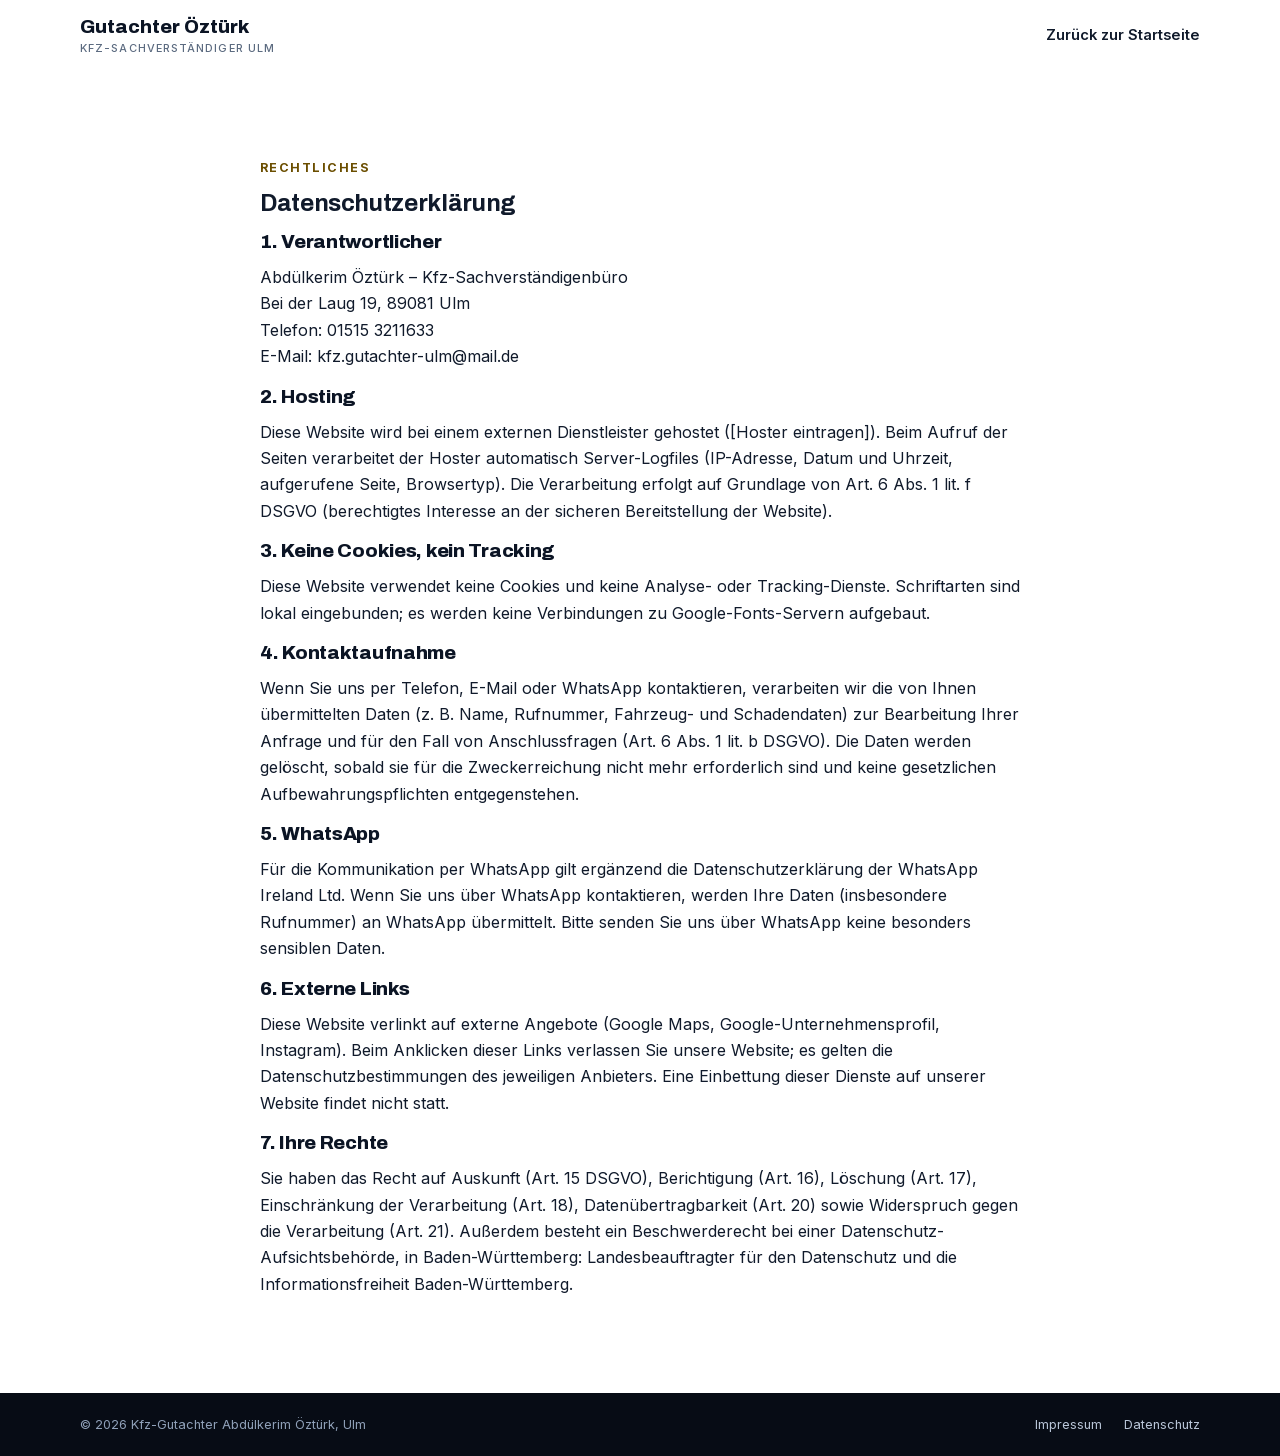
<file: datenschutz.html>
<!DOCTYPE html>
<html lang="de">
<head>
<meta charset="UTF-8">
<meta name="viewport" content="width=device-width, initial-scale=1.0">
<title>Datenschutzerklärung – Kfz-Gutachter A. Öztürk, Ulm</title>
<meta name="robots" content="noindex, nofollow">
<link rel="icon" type="image/png" href="assets/favicon.png">
<link rel="stylesheet" href="assets/styles.css">
</head>
<body>
<a href="#inhalt" class="skip-link">Zum Inhalt springen</a>

<header class="header">
  <div class="wrap header__in">
    <a class="brand" href="index.html" aria-label="Zur Startseite">
      <span>
        <span class="brand__name">Gutachter Öztürk</span>
        <span class="brand__sub">Kfz-Sachverständiger Ulm</span>
      </span>
    </a>
    <nav class="nav nav--simple" aria-label="Hauptnavigation">
      <a href="index.html">Zurück zur Startseite</a>
    </nav>
  </div>
</header>

<main id="inhalt">
<section class="section">
  <div class="wrap" style="max-width:800px">
    <span class="eyebrow">Rechtliches</span>
    <h1>Datenschutzerklärung</h1>

    <!-- PLATZHALTER: vor Go-Live vervollständigen (Verantwortlicher mit vollem Namen, Hoster benennen) -->
    <h2 style="font-size:1.2rem">1. Verantwortlicher</h2>
    <p>
      Abdülkerim Öztürk – Kfz-Sachverständigenbüro<br>
      Bei der Laug 19, 89081 Ulm<br>
      Telefon: 01515 3211633<br>
      E-Mail: kfz.gutachter-ulm@mail.de
    </p>

    <h2 style="font-size:1.2rem">2. Hosting</h2>
    <p>Diese Website wird bei einem externen Dienstleister gehostet ([Hoster eintragen]). Beim Aufruf der Seiten verarbeitet der Hoster automatisch Server-Logfiles (IP-Adresse, Datum und Uhrzeit, aufgerufene Seite, Browsertyp). Die Verarbeitung erfolgt auf Grundlage von Art. 6 Abs. 1 lit. f DSGVO (berechtigtes Interesse an der sicheren Bereitstellung der Website).</p>

    <h2 style="font-size:1.2rem">3. Keine Cookies, kein Tracking</h2>
    <p>Diese Website verwendet keine Cookies und keine Analyse- oder Tracking-Dienste. Schriftarten sind lokal eingebunden; es werden keine Verbindungen zu Google-Fonts-Servern aufgebaut.</p>

    <h2 style="font-size:1.2rem">4. Kontaktaufnahme</h2>
    <p>Wenn Sie uns per Telefon, E-Mail oder WhatsApp kontaktieren, verarbeiten wir die von Ihnen übermittelten Daten (z. B. Name, Rufnummer, Fahrzeug- und Schadendaten) zur Bearbeitung Ihrer Anfrage und für den Fall von Anschlussfragen (Art. 6 Abs. 1 lit. b DSGVO). Die Daten werden gelöscht, sobald sie für die Zweckerreichung nicht mehr erforderlich sind und keine gesetzlichen Aufbewahrungspflichten entgegenstehen.</p>

    <h2 style="font-size:1.2rem">5. WhatsApp</h2>
    <p>Für die Kommunikation per WhatsApp gilt ergänzend die Datenschutzerklärung der WhatsApp Ireland Ltd. Wenn Sie uns über WhatsApp kontaktieren, werden Ihre Daten (insbesondere Rufnummer) an WhatsApp übermittelt. Bitte senden Sie uns über WhatsApp keine besonders sensiblen Daten.</p>

    <h2 style="font-size:1.2rem">6. Externe Links</h2>
    <p>Diese Website verlinkt auf externe Angebote (Google Maps, Google-Unternehmensprofil, Instagram). Beim Anklicken dieser Links verlassen Sie unsere Website; es gelten die Datenschutzbestimmungen des jeweiligen Anbieters. Eine Einbettung dieser Dienste auf unserer Website findet nicht statt.</p>

    <h2 style="font-size:1.2rem">7. Ihre Rechte</h2>
    <p>Sie haben das Recht auf Auskunft (Art. 15 DSGVO), Berichtigung (Art. 16), Löschung (Art. 17), Einschränkung der Verarbeitung (Art. 18), Datenübertragbarkeit (Art. 20) sowie Widerspruch gegen die Verarbeitung (Art. 21). Außerdem besteht ein Beschwerderecht bei einer Datenschutz-Aufsichtsbehörde, in Baden-Württemberg: Landesbeauftragter für den Datenschutz und die Informationsfreiheit Baden-Württemberg.</p>
  </div>
</section>
</main>

<footer class="footer">
  <div class="wrap">
    <div class="footer__legal">
      <span>© 2026 Kfz-Gutachter Abdülkerim Öztürk, Ulm</span>
      <nav aria-label="Rechtliches">
        <a href="impressum.html">Impressum</a>
        <a href="datenschutz.html">Datenschutz</a>
      </nav>
    </div>
  </div>
</footer>
</body>
</html>
</file>
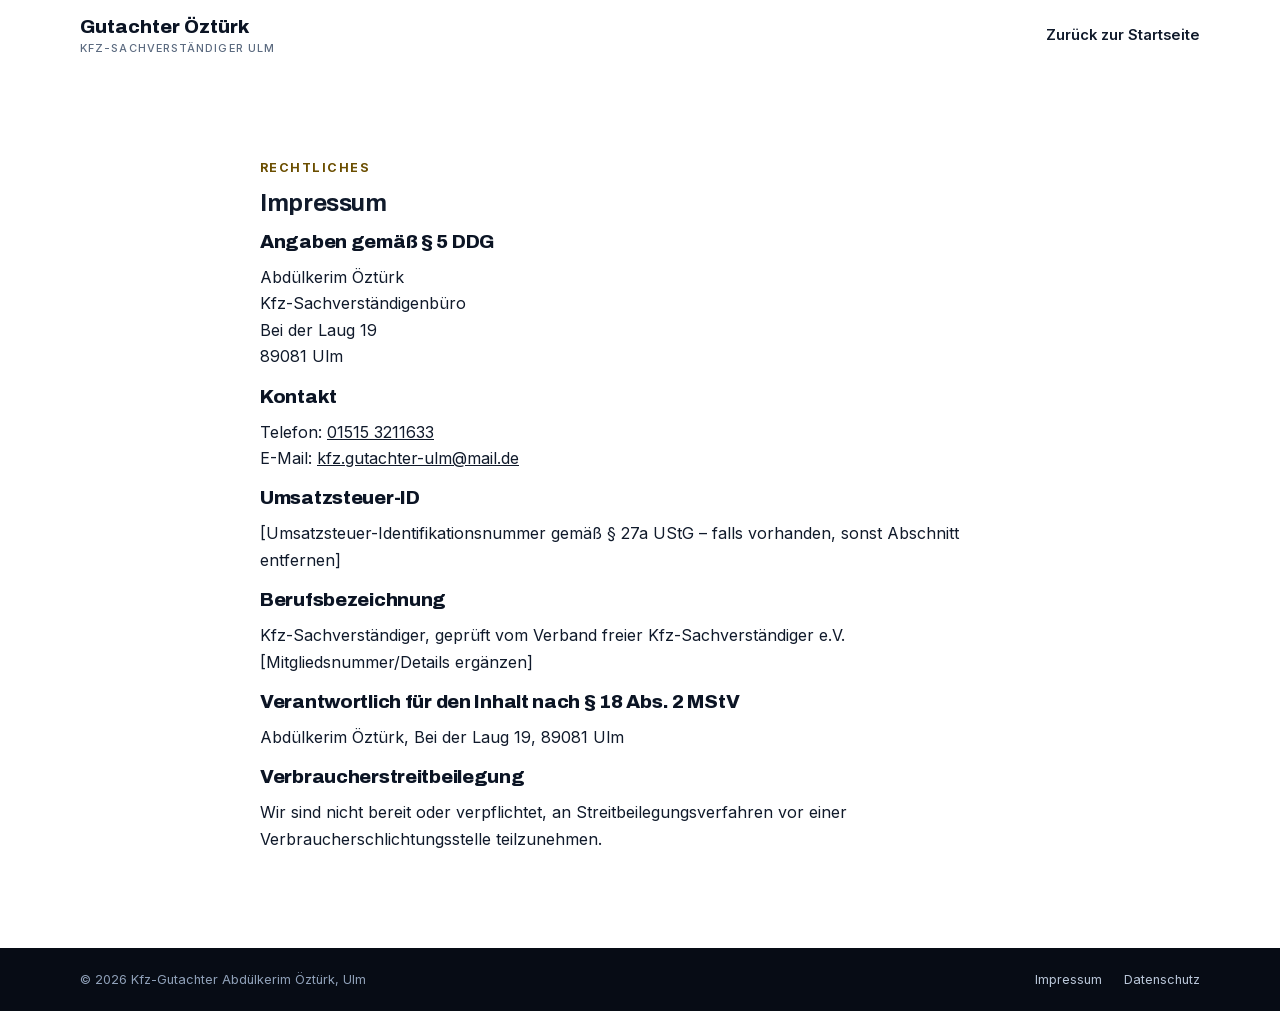
<file: impressum.html>
<!DOCTYPE html>
<html lang="de">
<head>
<meta charset="UTF-8">
<meta name="viewport" content="width=device-width, initial-scale=1.0">
<title>Impressum – Kfz-Gutachter A. Öztürk, Ulm</title>
<meta name="robots" content="noindex, nofollow">
<link rel="icon" type="image/png" href="assets/favicon.png">
<link rel="stylesheet" href="assets/styles.css">
</head>
<body>
<a href="#inhalt" class="skip-link">Zum Inhalt springen</a>

<header class="header">
  <div class="wrap header__in">
    <a class="brand" href="index.html" aria-label="Zur Startseite">
      <span>
        <span class="brand__name">Gutachter Öztürk</span>
        <span class="brand__sub">Kfz-Sachverständiger Ulm</span>
      </span>
    </a>
    <nav class="nav nav--simple" aria-label="Hauptnavigation">
      <a href="index.html">Zurück zur Startseite</a>
    </nav>
  </div>
</header>

<main id="inhalt">
<section class="section">
  <div class="wrap" style="max-width:800px">
    <span class="eyebrow">Rechtliches</span>
    <h1>Impressum</h1>

    <!-- PLATZHALTER: vor Go-Live mit Herrn Öztürk vervollständigen
         (voller Vor- und Nachname, ggf. USt-IdNr., Berufsbezeichnung) -->
    <h2 style="font-size:1.2rem">Angaben gemäß § 5 DDG</h2>
    <p>
      Abdülkerim Öztürk<br>
      Kfz-Sachverständigenbüro<br>
      Bei der Laug 19<br>
      89081 Ulm
    </p>

    <h2 style="font-size:1.2rem">Kontakt</h2>
    <p>
      Telefon: <a href="tel:+4915153211633">01515 3211633</a><br>
      E-Mail: <a href="mailto:kfz.gutachter-ulm@mail.de">kfz.gutachter-ulm@mail.de</a>
    </p>

    <h2 style="font-size:1.2rem">Umsatzsteuer-ID</h2>
    <p>[Umsatzsteuer-Identifikationsnummer gemäß § 27a UStG – falls vorhanden, sonst Abschnitt entfernen]</p>

    <h2 style="font-size:1.2rem">Berufsbezeichnung</h2>
    <p>Kfz-Sachverständiger, geprüft vom Verband freier Kfz-Sachverständiger e.V. [Mitgliedsnummer/Details ergänzen]</p>

    <h2 style="font-size:1.2rem">Verantwortlich für den Inhalt nach § 18 Abs. 2 MStV</h2>
    <p>Abdülkerim Öztürk, Bei der Laug 19, 89081 Ulm</p>

    <!-- Hinweis: Die EU-Online-Streitbeilegungsplattform (OS-Plattform) wurde zum 20.07.2025
         eingestellt (VO (EU) 2024/3228) – daher hier bewusst kein ODR-Verweis mehr. -->
    <h2 style="font-size:1.2rem">Verbraucherstreitbeilegung</h2>
    <p>Wir sind nicht bereit oder verpflichtet, an Streitbeilegungsverfahren vor einer Verbraucherschlichtungsstelle teilzunehmen.</p>
  </div>
</section>
</main>

<footer class="footer">
  <div class="wrap">
    <div class="footer__legal">
      <span>© 2026 Kfz-Gutachter Abdülkerim Öztürk, Ulm</span>
      <nav aria-label="Rechtliches">
        <a href="impressum.html">Impressum</a>
        <a href="datenschutz.html">Datenschutz</a>
      </nav>
    </div>
  </div>
</footer>
</body>
</html>
</file>
<file: assets/styles.css>
/* ============================================================
   A. Öztürk – Kfz-Sachverständiger Ulm · Pitch-Website
   Design: dunkles Navy + Signal-Amber (Automotive-Trust),
   WhatsApp-Grün als Conversion-Farbe. Fonts lokal (DSGVO).
   ============================================================ */

@font-face{
  font-family:'Archivo';font-style:normal;font-weight:400 900;
  font-display:swap;src:url('fonts/archivo-var.woff2') format('woff2');
}
@font-face{
  font-family:'Inter';font-style:normal;font-weight:100 900;
  font-display:swap;src:url('fonts/inter-var.woff2') format('woff2');
}

:root{
  --navy-950:#070C15;
  --navy-900:#0B1424;
  --navy-800:#101C33;
  --navy-700:#182743;
  --ink:#101A2B;
  --muted:#5C6B80;
  --line:#E4EAF2;
  --bg:#FFFFFF;
  --bg-soft:#F4F7FB;
  --amber:#FFB800;
  --amber-deep:#E0A100;
  --amber-text:#6B4E00; /* dunkles Amber für Text auf hellen Flächen (WCAG AA) */
  --amber-soft:#FFF4D6;
  --wa:#25D366;
  --wa-deep:#1DAF54;
  --star:#FBBC04;
  --font-head:'Archivo',system-ui,sans-serif;
  --font-body:'Inter',system-ui,sans-serif;
  --radius:18px;
  --shadow-sm:0 1px 2px rgba(16,26,43,.06),0 2px 8px rgba(16,26,43,.06);
  --shadow-md:0 2px 6px rgba(16,26,43,.07),0 12px 32px rgba(16,26,43,.10);
  --shadow-lg:0 4px 12px rgba(7,12,21,.18),0 24px 64px rgba(7,12,21,.28);
  --wrap:1160px;
}

*,*::before,*::after{box-sizing:border-box}
html{scroll-behavior:smooth}
@media (prefers-reduced-motion:reduce){
  html{scroll-behavior:auto}
  *,*::before,*::after{animation-duration:.01ms!important;transition-duration:.01ms!important}
}
body{
  margin:0;font-family:var(--font-body);font-size:1rem;line-height:1.65;
  color:var(--ink);background:var(--bg);
  -webkit-font-smoothing:antialiased;text-rendering:optimizeLegibility;
}
img{max-width:100%;display:block}
a{color:inherit}
h1,h2,h3{font-family:var(--font-head);line-height:1.12;letter-spacing:-.015em;margin:0 0 .6em}
p{margin:0 0 1em}
:focus-visible{outline:3px solid var(--navy-900);outline-offset:3px;border-radius:4px}
.hero :focus-visible,.section--dark :focus-visible,.footer :focus-visible,.sticky-cta :focus-visible{outline-color:#fff}
.fab-wa:focus-visible{outline:3px solid #fff;box-shadow:0 0 0 6px var(--navy-900)}

.sr-only{position:absolute;width:1px;height:1px;padding:0;margin:-1px;overflow:hidden;clip:rect(0 0 0 0);white-space:nowrap;border:0}

[id]{scroll-margin-top:88px}

.skip-link{
  position:absolute;left:-999px;top:0;background:var(--navy-900);color:#fff;
  padding:.7rem 1.2rem;z-index:200;border-radius:0 0 10px 0;font-weight:600;
}
.skip-link:focus{left:0}

.wrap{max-width:var(--wrap);margin:0 auto;padding:0 1.25rem}

/* ---------- Header ---------- */
.header{
  position:sticky;top:0;z-index:100;
  background:rgba(255,255,255,.92);backdrop-filter:blur(12px);-webkit-backdrop-filter:blur(12px);
  border-bottom:1px solid transparent;transition:border-color .25s,box-shadow .25s;
}
.header.is-scrolled{border-color:var(--line);box-shadow:var(--shadow-sm)}
.header__in{display:flex;align-items:center;gap:1rem;min-height:72px}
.brand{display:flex;align-items:center;gap:.7rem;text-decoration:none;margin-right:auto}
.brand img{height:44px;width:auto}
.brand__name{font-family:var(--font-head);font-weight:800;font-size:1.18rem;line-height:1.12;color:var(--navy-900)}
.brand__sub{display:block;font-weight:500;font-size:.68rem;letter-spacing:.1em;text-transform:uppercase;color:var(--muted)}
.nav{display:flex;gap:1.4rem;align-items:center}
.nav a{
  text-decoration:none;font-weight:600;font-size:.92rem;color:var(--ink);
  padding:.4rem 0;border-bottom:2px solid transparent;transition:border-color .2s,color .2s;
}
.nav a:hover{color:var(--navy-900);border-color:var(--amber)}
.header__cta{display:flex;align-items:center;gap:.6rem}

.nav-toggle{
  display:none;background:none;border:1px solid var(--line);border-radius:10px;
  width:44px;height:44px;cursor:pointer;padding:10px;
}
.nav-toggle span{display:block;height:2px;background:var(--navy-900);margin:5px 0;border-radius:2px;transition:transform .25s,opacity .25s}
.nav-toggle[aria-expanded="true"] span:nth-child(1){transform:translateY(7px) rotate(45deg)}
.nav-toggle[aria-expanded="true"] span:nth-child(2){opacity:0}
.nav-toggle[aria-expanded="true"] span:nth-child(3){transform:translateY(-7px) rotate(-45deg)}

/* ---------- Buttons ---------- */
.btn{
  display:inline-flex;align-items:center;justify-content:center;gap:.55rem;
  font-family:var(--font-head);font-weight:700;font-size:1rem;line-height:1.2;
  padding:.95rem 1.5rem;border-radius:14px;text-decoration:none;border:0;cursor:pointer;
  transition:transform .15s,box-shadow .2s,background .2s;
}
.btn:active{transform:translateY(1px)}
.btn svg{flex:none}
/* Dunkle Schrift auf WhatsApp-Grün: 9,4:1 Kontrast (Weiß wäre nur 1,98:1) */
.btn--wa{background:var(--wa);color:var(--navy-950);box-shadow:0 6px 20px rgba(37,211,102,.35)}
.btn--wa:hover{background:var(--wa-deep);box-shadow:0 8px 26px rgba(37,211,102,.45)}
.btn--phone{background:var(--amber);color:var(--navy-950);box-shadow:0 6px 20px rgba(255,184,0,.3)}
.btn--phone:hover{background:var(--amber-deep)}
.btn--ghost{background:transparent;color:#fff;border:1.5px solid rgba(255,255,255,.35)}
.btn--ghost:hover{border-color:#fff;background:rgba(255,255,255,.06)}
.btn--dark{background:var(--navy-900);color:#fff}
.btn--dark:hover{background:var(--navy-700)}
.btn--sm{font-size:.9rem;padding:.65rem 1.1rem;border-radius:11px}
.btn--lg{font-size:1.08rem;padding:1.1rem 1.8rem}

/* ---------- Hero ---------- */
.hero{
  position:relative;overflow:hidden;color:#fff;
  background:
    radial-gradient(1100px 520px at 78% -10%,rgba(255,184,0,.14),transparent 60%),
    radial-gradient(900px 500px at -10% 110%,rgba(37,211,102,.10),transparent 55%),
    linear-gradient(160deg,var(--navy-900) 0%,var(--navy-950) 70%);
}
.hero::after{ /* feine Fahrbahn-Linie als Automotive-Akzent */
  content:"";position:absolute;inset-inline:0;bottom:0;height:4px;
  background:repeating-linear-gradient(90deg,var(--amber) 0 48px,transparent 48px 96px);
  opacity:.55;
}
.hero__in{
  display:grid;grid-template-columns:1.15fr .85fr;gap:3rem;align-items:center;
  padding:4.5rem 0 4.8rem;
}
.hero__eyebrow{
  display:inline-flex;align-items:center;gap:.5rem;
  font-weight:600;font-size:.8rem;letter-spacing:.06em;text-transform:uppercase;
  color:var(--amber);background:rgba(255,184,0,.1);border:1px solid rgba(255,184,0,.35);
  padding:.4rem .9rem;border-radius:999px;margin-bottom:1.2rem;
}
.hero h1{font-size:clamp(2.1rem,4.6vw,3.4rem);font-weight:800;color:#fff}
.nowrap{white-space:nowrap}
.hero h1 em{font-style:normal;color:var(--amber)}
.hero__lead{font-size:clamp(1.02rem,1.6vw,1.18rem);color:#C7D2E2;max-width:52ch;margin-bottom:1.8rem}
.hero__lead strong{color:#fff}
.hero__ctas{display:flex;flex-wrap:wrap;gap:.9rem;margin-bottom:1.6rem}
.hero__note{font-size:.86rem;color:#8FA0B8;margin:0}
.hero__note a{color:#C7D2E2}

.hero__trust{
  display:flex;flex-wrap:wrap;gap:1.6rem;margin-top:2.2rem;padding-top:1.6rem;
  border-top:1px solid rgba(255,255,255,.12);
}
.trust-item{display:flex;align-items:center;gap:.65rem}
.trust-item svg{flex:none}
.trust-item b{display:block;font-family:var(--font-head);font-size:.98rem;color:#fff;line-height:1.2}
.trust-item .stars{color:var(--star);letter-spacing:.08em}
.trust-item span{font-size:.78rem;color:#8FA0B8}

.hero__media{position:relative}
.hero__photo{
  border-radius:24px;box-shadow:var(--shadow-lg);
  border:1px solid rgba(255,255,255,.14);
  width:100%;height:auto;object-fit:cover;aspect-ratio:3/4;
}
.hero__badge{
  position:absolute;left:-1.2rem;bottom:1.6rem;
  background:#fff;color:var(--ink);border-radius:16px;box-shadow:var(--shadow-md);
  padding:.8rem 1.1rem;display:flex;align-items:center;gap:.75rem;
}
.hero__badge .g{width:30px;height:30px}
.hero__badge b{font-family:var(--font-head);font-size:1.05rem;display:block;line-height:1.1}
.hero__badge .stars{color:var(--star);letter-spacing:.08em;font-size:.85rem}
.hero__badge span{font-size:.75rem;color:var(--muted)}

/* ---------- Notfall-Hinweis ---------- */
.alert{background:var(--amber);color:var(--navy-950)}
.alert__in{display:flex;align-items:center;gap:.9rem;padding:.85rem 0;font-size:.95rem}
.alert__in svg{flex:none}
.alert__in p{margin:0;line-height:1.45}
.alert__in strong{font-family:var(--font-head)}

/* ---------- Sections ---------- */
.section{padding:5rem 0}
.section--soft{background:var(--bg-soft)}
.section--dark{background:linear-gradient(160deg,var(--navy-900),var(--navy-950));color:#fff}
.section__head{max-width:680px;margin-bottom:2.8rem}
.section__head--center{margin-inline:auto;text-align:center}
.eyebrow{
  display:inline-block;font-weight:700;font-size:.78rem;letter-spacing:.12em;
  text-transform:uppercase;color:var(--amber-text);margin-bottom:.7rem;
}
.section--dark .eyebrow{color:var(--amber)}
.section h2{font-size:clamp(1.7rem,3.4vw,2.4rem);font-weight:800;color:var(--navy-900)}
.section--dark h2{color:#fff}
.section__sub{color:var(--muted);font-size:1.05rem}
.section--dark .section__sub{color:#B9C6D8}

/* ---------- Leistungen ---------- */
.grid-3{display:grid;grid-template-columns:repeat(3,1fr);gap:1.4rem}
.card{
  background:#fff;border:1px solid var(--line);border-radius:var(--radius);
  padding:1.8rem;box-shadow:var(--shadow-sm);
  transition:transform .2s,box-shadow .25s,border-color .25s;
}
.card:hover{transform:translateY(-4px);box-shadow:var(--shadow-md);border-color:#D4DDEA}
.card__icon{
  width:52px;height:52px;border-radius:14px;display:grid;place-items:center;
  background:var(--navy-900);margin-bottom:1.1rem;
}
.card h3{font-size:1.12rem;font-weight:700;color:var(--navy-900);margin-bottom:.4rem}
.card p{font-size:.94rem;color:var(--muted);margin:0}
.card__tag{
  display:inline-block;margin-top:.9rem;font-size:.75rem;font-weight:700;
  color:var(--amber-text);background:var(--amber-soft);
  padding:.25rem .7rem;border-radius:999px;
}

/* ---------- Recht / Info-Split ---------- */
.split{display:grid;grid-template-columns:1fr 1fr;gap:3.5rem;align-items:center}
.split__media{position:relative}
.split__media img{border-radius:22px;box-shadow:var(--shadow-md);width:100%;height:auto}
.split__media figcaption{
  position:absolute;left:1rem;bottom:1rem;right:1rem;
  background:rgba(7,12,21,.78);backdrop-filter:blur(6px);color:#DCE5F0;
  font-size:.8rem;padding:.55rem .9rem;border-radius:12px;
}
.checklist{list-style:none;margin:0 0 1.6rem;padding:0}
.checklist li{display:flex;gap:.8rem;margin-bottom:1rem;align-items:flex-start}
.checklist svg{flex:none;margin-top:.2rem}
.checklist b{color:var(--navy-900)}
.checklist span{display:block;font-size:.93rem;color:var(--muted)}

/* ---------- Versicherer-Marquee ---------- */
.marquee-band{padding:3.4rem 0 3.8rem;background:#fff}
.marquee-band__label{
  text-align:center;font-weight:700;font-size:.78rem;letter-spacing:.18em;
  text-transform:uppercase;color:var(--muted);margin:0 0 2.2rem;
}
.marquee{
  overflow:hidden;
  mask-image:linear-gradient(90deg,transparent 0%,#000 8%,#000 92%,transparent 100%);
  -webkit-mask-image:linear-gradient(90deg,transparent 0%,#000 8%,#000 92%,transparent 100%);
}
.marquee__track{
  display:flex;align-items:center;width:max-content;
  animation:marquee-scroll 36s linear infinite;
}
.marquee:hover .marquee__track{animation-play-state:paused}
.marquee__item{
  flex-shrink:0;margin-right:4.5rem;white-space:nowrap;
  font-family:var(--font-head);font-weight:800;
  font-size:clamp(1.35rem,2.6vw,1.9rem);color:#AEBACB;
}
@keyframes marquee-scroll{from{transform:translateX(0)}to{transform:translateX(-50%)}}
@media (prefers-reduced-motion:reduce){
  .marquee__track{animation:none;width:auto;flex-wrap:wrap;justify-content:center;gap:1rem 0}
  .marquee__item[aria-hidden]{display:none}
  .marquee{mask-image:none;-webkit-mask-image:none}
}
@media (max-width:640px){.marquee__item{margin-right:2.6rem}}

/* ---------- Ablauf ---------- */
.steps{display:grid;grid-template-columns:repeat(4,1fr);gap:1.4rem;counter-reset:step}
.step{
  position:relative;background:#fff;border:1px solid var(--line);
  border-radius:var(--radius);padding:1.7rem;box-shadow:var(--shadow-sm);
}
.step::before{
  counter-increment:step;content:counter(step,decimal-leading-zero);
  font-family:var(--font-head);font-weight:800;font-size:.85rem;
  color:var(--navy-950);background:var(--amber);
  display:inline-grid;place-items:center;
  padding:.35rem .7rem;border-radius:999px;margin-bottom:1rem;
}
.step h3{font-size:1.05rem;font-weight:700;color:var(--navy-900);margin-bottom:.35rem}
.step p{font-size:.9rem;color:var(--muted);margin:0}

/* ---------- Bewertungen ---------- */
.rating-summary{
  display:flex;align-items:center;justify-content:center;gap:1.1rem;
  margin-bottom:2.6rem;flex-wrap:wrap;
}
.rating-summary .g{width:44px;height:44px}
.rating-summary .score{font-family:var(--font-head);font-weight:800;font-size:2.4rem;color:var(--navy-900)}
.rating-summary .stars{color:var(--star);font-size:1.25rem;letter-spacing:.12em}
.rating-summary small{display:block;color:var(--muted);font-size:.85rem}
.reviews{display:grid;grid-template-columns:repeat(3,1fr);gap:1.4rem}
.review{
  background:#fff;border:1px solid var(--line);border-radius:var(--radius);
  padding:1.6rem;box-shadow:var(--shadow-sm);display:flex;flex-direction:column;gap:.8rem;
}
.review__stars{color:var(--star);letter-spacing:.14em;font-size:.95rem}
.review p{font-size:.93rem;color:var(--ink);margin:0;flex:1}
.review footer{display:flex;align-items:center;gap:.75rem;margin-top:.4rem}
.review .avatar{
  width:40px;height:40px;border-radius:50%;flex:none;
  display:grid;place-items:center;color:#fff;
  font-family:var(--font-head);font-weight:700;font-size:1rem;
}
.review b{display:block;font-size:.9rem;color:var(--navy-900);line-height:1.2}
.review small{color:var(--muted);font-size:.78rem}
.reviews-cta{text-align:center;margin-top:2.4rem}
.reviews-cta p{color:var(--muted);font-size:.9rem;margin-top:.9rem}

/* ---------- FAQ ---------- */
.faq{max-width:800px;margin:0 auto}
.faq details{
  background:#fff;border:1px solid var(--line);border-radius:14px;
  margin-bottom:.9rem;overflow:hidden;box-shadow:var(--shadow-sm);
}
.faq summary{
  cursor:pointer;list-style:none;display:flex;justify-content:space-between;gap:1rem;align-items:center;
  font-family:var(--font-head);font-weight:700;font-size:1.02rem;color:var(--navy-900);
  padding:1.15rem 1.4rem;
}
.faq summary::-webkit-details-marker{display:none}
.faq summary::after{
  content:"+";font-size:1.5rem;font-weight:400;color:var(--amber-text);
  transition:transform .25s;line-height:1;
}
.faq details[open] summary::after{transform:rotate(45deg)}
.faq .faq__body{padding:0 1.4rem 1.3rem;color:var(--muted);font-size:.95rem}
.faq .faq__body p{margin:0}

/* ---------- Einzugsgebiet ---------- */
.areas{display:flex;flex-wrap:wrap;gap:.6rem;justify-content:center;max-width:760px;margin:0 auto}
.areas span{
  background:#fff;border:1px solid var(--line);border-radius:999px;
  padding:.45rem 1.05rem;font-size:.88rem;font-weight:600;color:var(--ink);
}
.areas span.is-main{background:var(--navy-900);color:#fff;border-color:var(--navy-900)}

/* ---------- Kontakt ---------- */
.contact{display:grid;grid-template-columns:1.05fr .95fr;gap:3rem;align-items:start}
.contact__cards{display:grid;gap:1rem}
.ccard{
  display:flex;align-items:center;gap:1.1rem;text-decoration:none;
  background:var(--navy-800);border:1px solid rgba(255,255,255,.1);
  border-radius:16px;padding:1.15rem 1.3rem;color:#fff;
  transition:transform .15s,border-color .2s,background .2s;
}
.ccard:hover{transform:translateY(-2px);border-color:rgba(255,255,255,.28);background:var(--navy-700)}
.ccard__icon{
  width:48px;height:48px;border-radius:13px;display:grid;place-items:center;flex:none;
  background:rgba(255,255,255,.08);
}
.ccard--wa .ccard__icon{background:var(--wa)}
.ccard--tel .ccard__icon{background:var(--amber)}
.ccard b{display:block;font-family:var(--font-head);font-size:1.05rem;line-height:1.25}
.ccard span{font-size:.82rem;color:#9DACC2}
.contact__info{
  background:var(--navy-800);border:1px solid rgba(255,255,255,.1);
  border-radius:var(--radius);padding:1.9rem;
}
.contact__info h3{color:#fff;font-size:1.15rem;margin-bottom:1.2rem}
.contact__info dl{margin:0;display:grid;gap:1.05rem}
.contact__info dt{font-size:.74rem;font-weight:700;letter-spacing:.1em;text-transform:uppercase;color:#8FA0B8}
.contact__info dd{margin:0;font-size:.98rem;color:#E4EAF2}
.contact__info dd a{color:#E4EAF2}
.contact__maps{display:flex;flex-wrap:wrap;gap:.8rem;margin-top:1.5rem}

/* ---------- Footer ---------- */
.footer{background:var(--navy-950);color:#8FA0B8;font-size:.9rem}
.footer__in{
  display:grid;grid-template-columns:1.4fr 1fr 1fr;gap:2.5rem;
  padding:3.2rem 0 2.4rem;border-bottom:1px solid rgba(255,255,255,.08);
}
.footer__brand{display:flex;align-items:flex-start;gap:.8rem}
.footer__brand img{height:46px;width:auto}
.footer__brand b{font-family:var(--font-head);color:#fff;display:block;line-height:1.2}
.footer__brand small{font-size:.78rem}
.footer h4{color:#fff;font-family:var(--font-head);font-size:.92rem;margin:0 0 .9rem}
.footer ul{list-style:none;margin:0;padding:0;display:grid;gap:.5rem}
.footer a{color:#B9C6D8;text-decoration:none}
.footer a:hover{color:#fff;text-decoration:underline}
.footer__legal{
  display:flex;flex-wrap:wrap;gap:1.4rem;justify-content:space-between;align-items:center;
  padding:1.3rem 0;font-size:.8rem;
}
.footer__legal nav{display:flex;gap:1.4rem}

/* ---------- Floating WhatsApp (Desktop) ---------- */
.fab-wa{
  position:fixed;right:1.5rem;bottom:1.5rem;z-index:90;
  width:60px;height:60px;border-radius:50%;
  background:var(--wa);display:grid;place-items:center;
  box-shadow:0 8px 28px rgba(37,211,102,.5);
  transition:transform .2s,box-shadow .2s;
}
.fab-wa:hover{transform:scale(1.07);box-shadow:0 10px 34px rgba(37,211,102,.6)}

/* ---------- Mobile Sticky CTA ---------- */
.sticky-cta{
  display:none;position:fixed;inset-inline:0;bottom:0;z-index:95;
  background:rgba(7,12,21,.96);backdrop-filter:blur(10px);
  padding:.65rem .9rem calc(.65rem + env(safe-area-inset-bottom));
  gap:.7rem;border-top:1px solid rgba(255,255,255,.12);
}
.sticky-cta .btn{flex:1;font-size:.95rem;padding:.85rem 1rem}

/* ---------- Reveal-Animation ----------
   Nur aktiv, wenn <html class="js"> gesetzt wurde (Inline-Script im <head>).
   Ohne JavaScript bleibt damit der gesamte Inhalt sichtbar. */
html.js .reveal{opacity:0;transform:translateY(18px);transition:opacity .6s ease,transform .6s ease}
html.js .reveal.is-visible{opacity:1;transform:none}
@media (prefers-reduced-motion:reduce){html.js .reveal{opacity:1;transform:none}}

/* ============================================================
   Responsive
   ============================================================ */
@media (max-width:1020px){
  /* Nav klappt schon hier ein – 6 Links + Telefon-Button überlaufen sonst zwischen 761 und 1000px */
  .nav{
    display:none;position:absolute;top:100%;left:0;right:0;
    flex-direction:column;align-items:stretch;gap:0;
    background:#fff;border-bottom:1px solid var(--line);box-shadow:var(--shadow-md);
    padding:.6rem 1.25rem 1rem;
  }
  .nav.is-open{display:flex}
  .nav a{padding:.85rem 0;border-bottom:1px solid var(--line);font-size:1rem}
  .nav a:last-child{border-bottom:0}
  .nav-toggle{display:block}
  .hero__in{grid-template-columns:1fr;gap:2.6rem;padding:3.4rem 0 4rem}
  .hero h1{max-width:none}
  .hero__media{max-width:440px}
  .grid-3,.reviews{grid-template-columns:repeat(2,1fr)}
  .steps{grid-template-columns:repeat(2,1fr)}
  .split{grid-template-columns:1fr;gap:2.4rem}
  .contact{grid-template-columns:1fr;gap:2rem}
  .footer__in{grid-template-columns:1fr 1fr}
}
@media (max-width:760px){
  .header__cta .btn--phone{display:none}
  .brand img{height:36px}

  .section{padding:3.6rem 0}
  .grid-3,.reviews,.steps{grid-template-columns:1fr}
  .hero__badge{left:.8rem;bottom:.9rem;padding:.65rem .9rem}
  .hero__ctas .btn{width:100%}
  .hero__eyebrow{font-size:.7rem;letter-spacing:.04em}
  .sticky-cta{display:flex}
  .fab-wa{display:none}
  body{padding-bottom:76px}
  .footer__in{grid-template-columns:1fr;gap:1.8rem}
  .footer__legal{justify-content:center;text-align:center}
  .alert__in{align-items:flex-start}
}

/* Einfache Nav (Impressum/Datenschutz): nur ein Link, kein Toggle – bleibt auf allen Breiten sichtbar.
   Steht bewusst NACH den Media Queries. */
.nav.nav--simple{
  display:flex;position:static;flex-direction:row;
  background:transparent;border:0;box-shadow:none;padding:0;
}
.nav.nav--simple a{border-bottom:2px solid transparent;padding:.4rem 0;font-size:.92rem}
</file>
